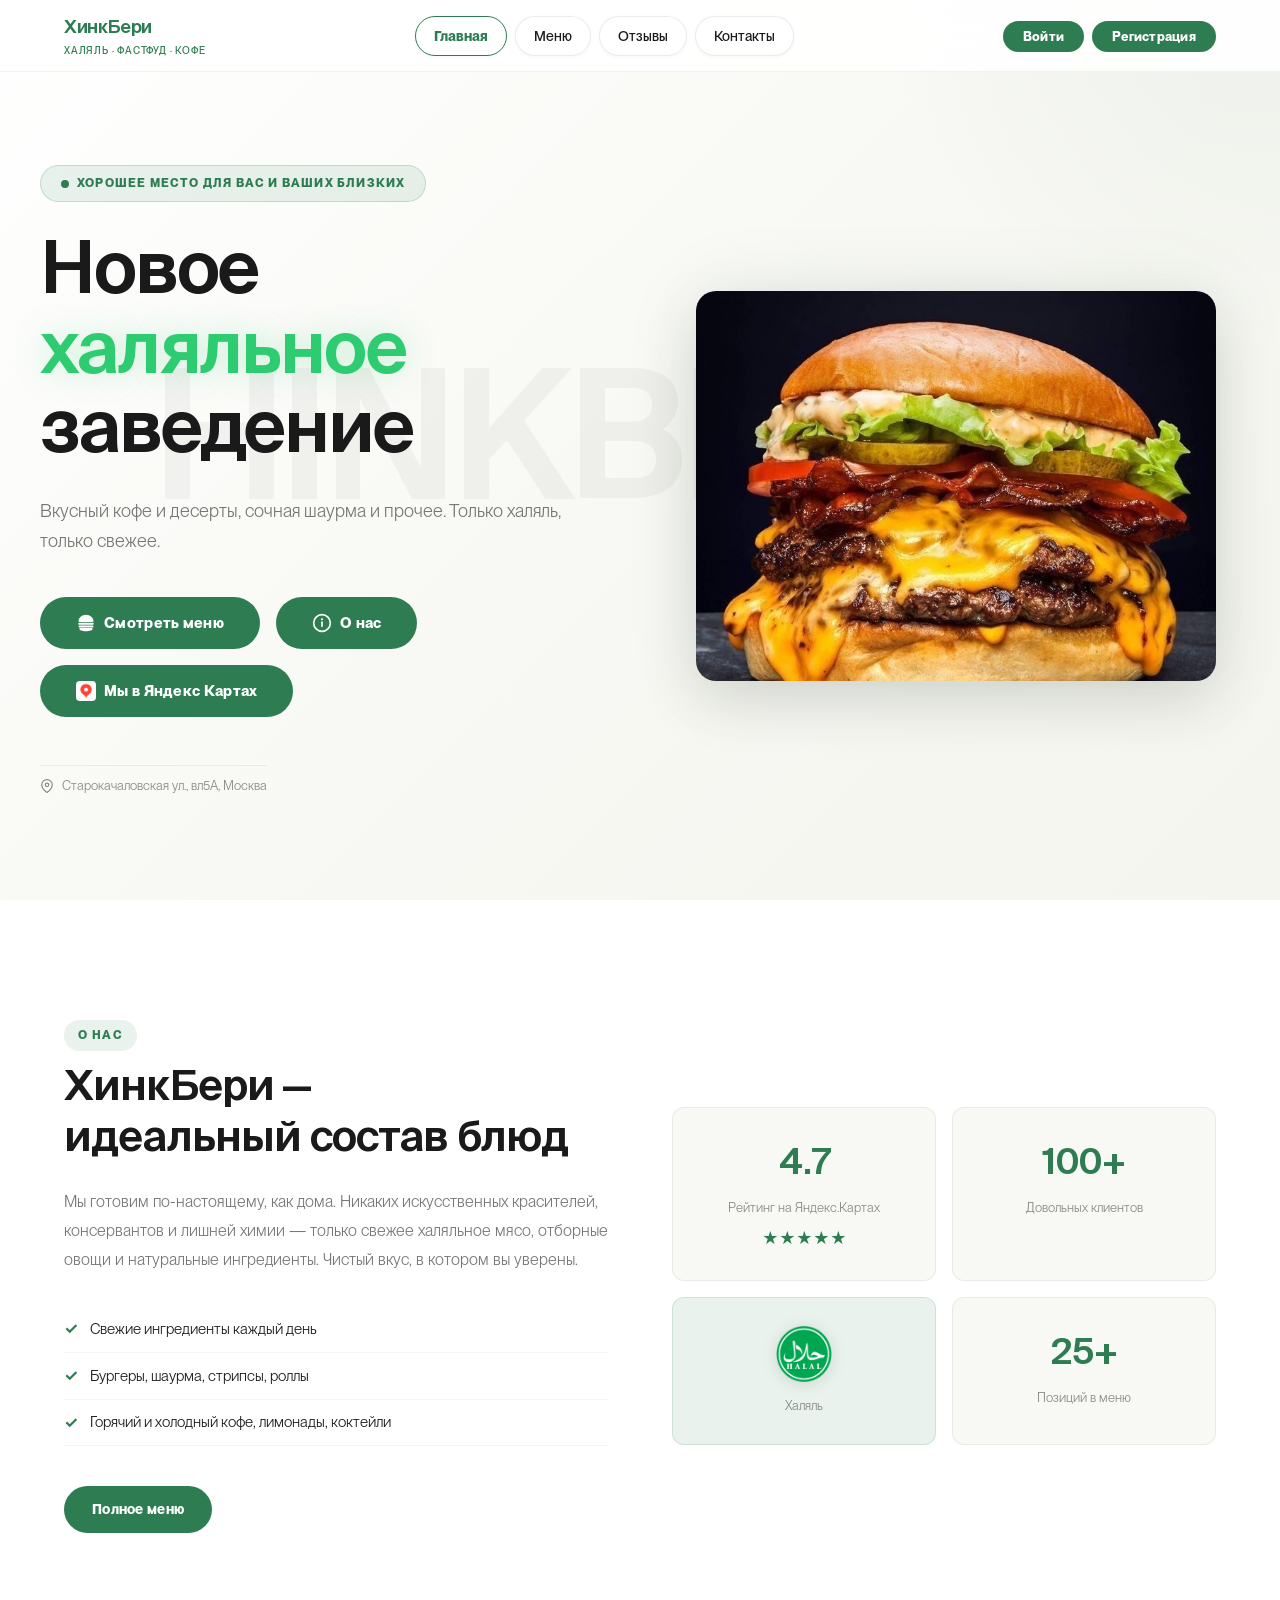
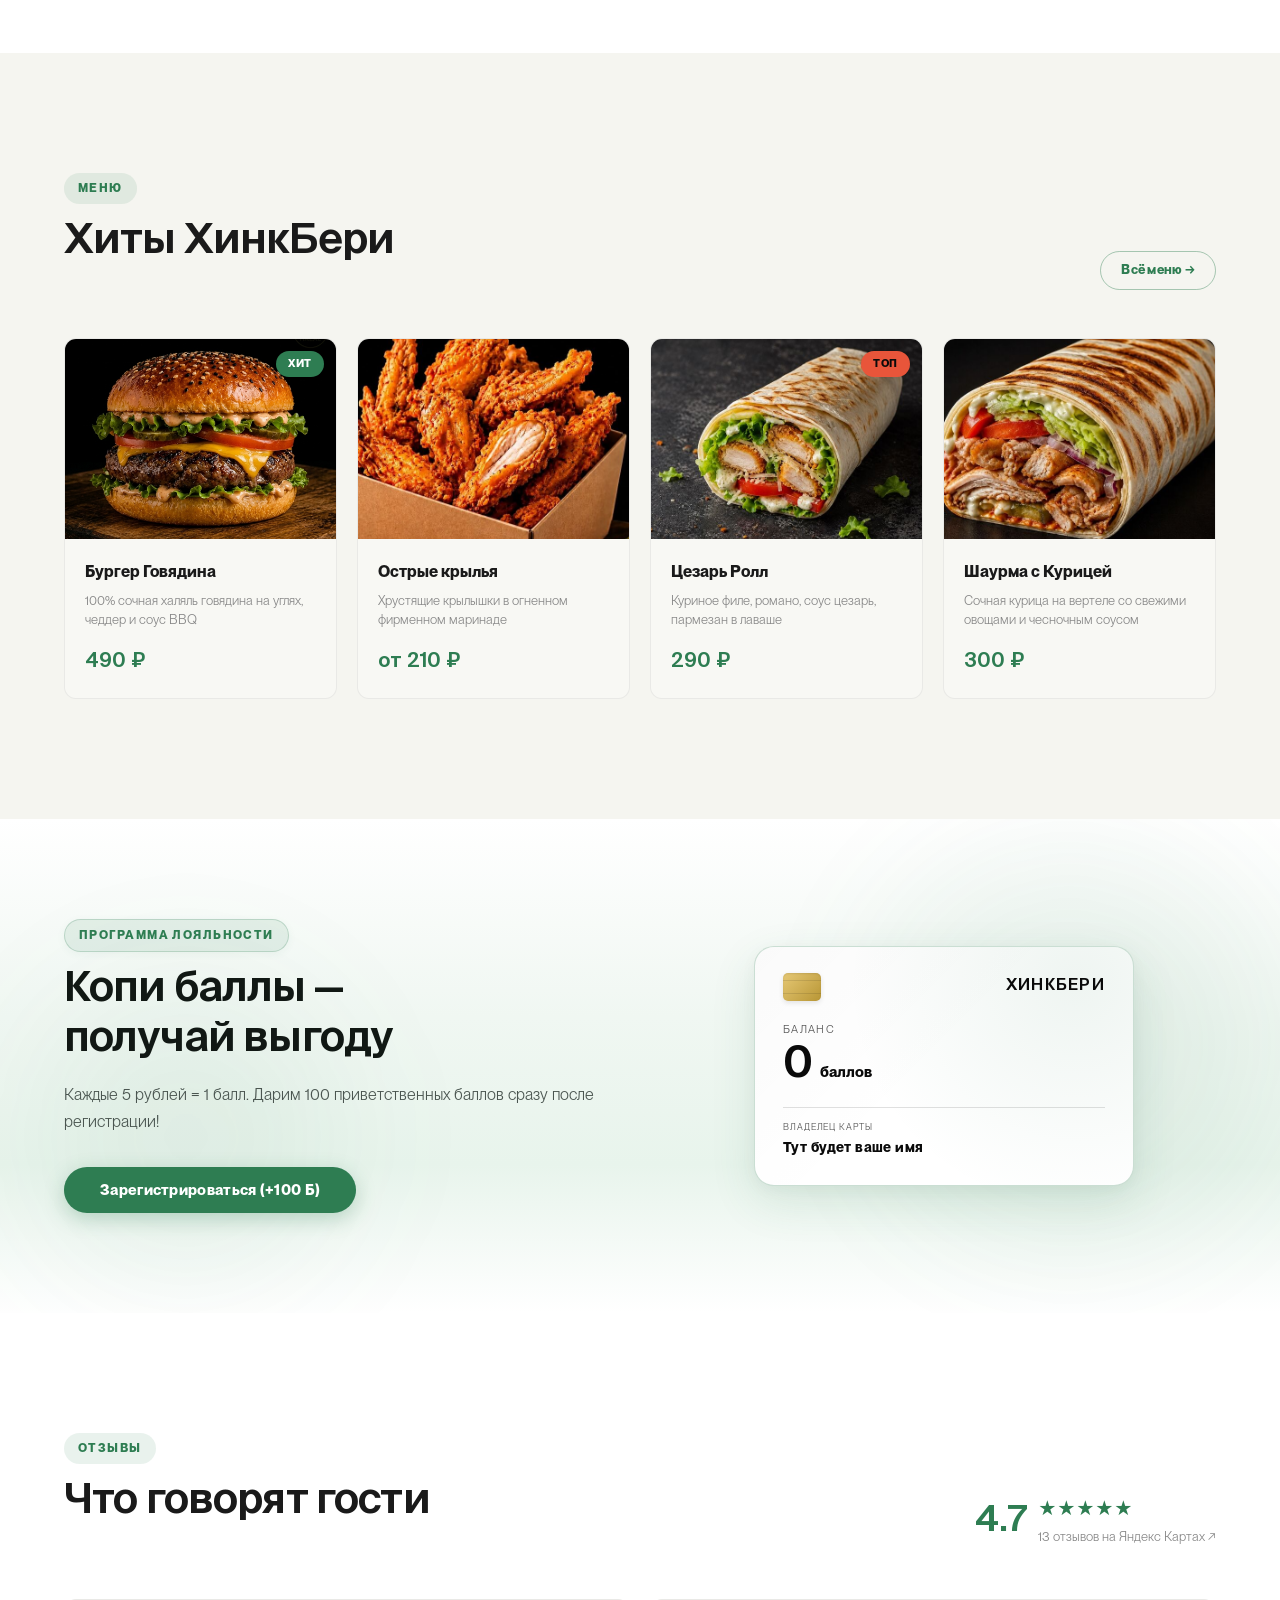
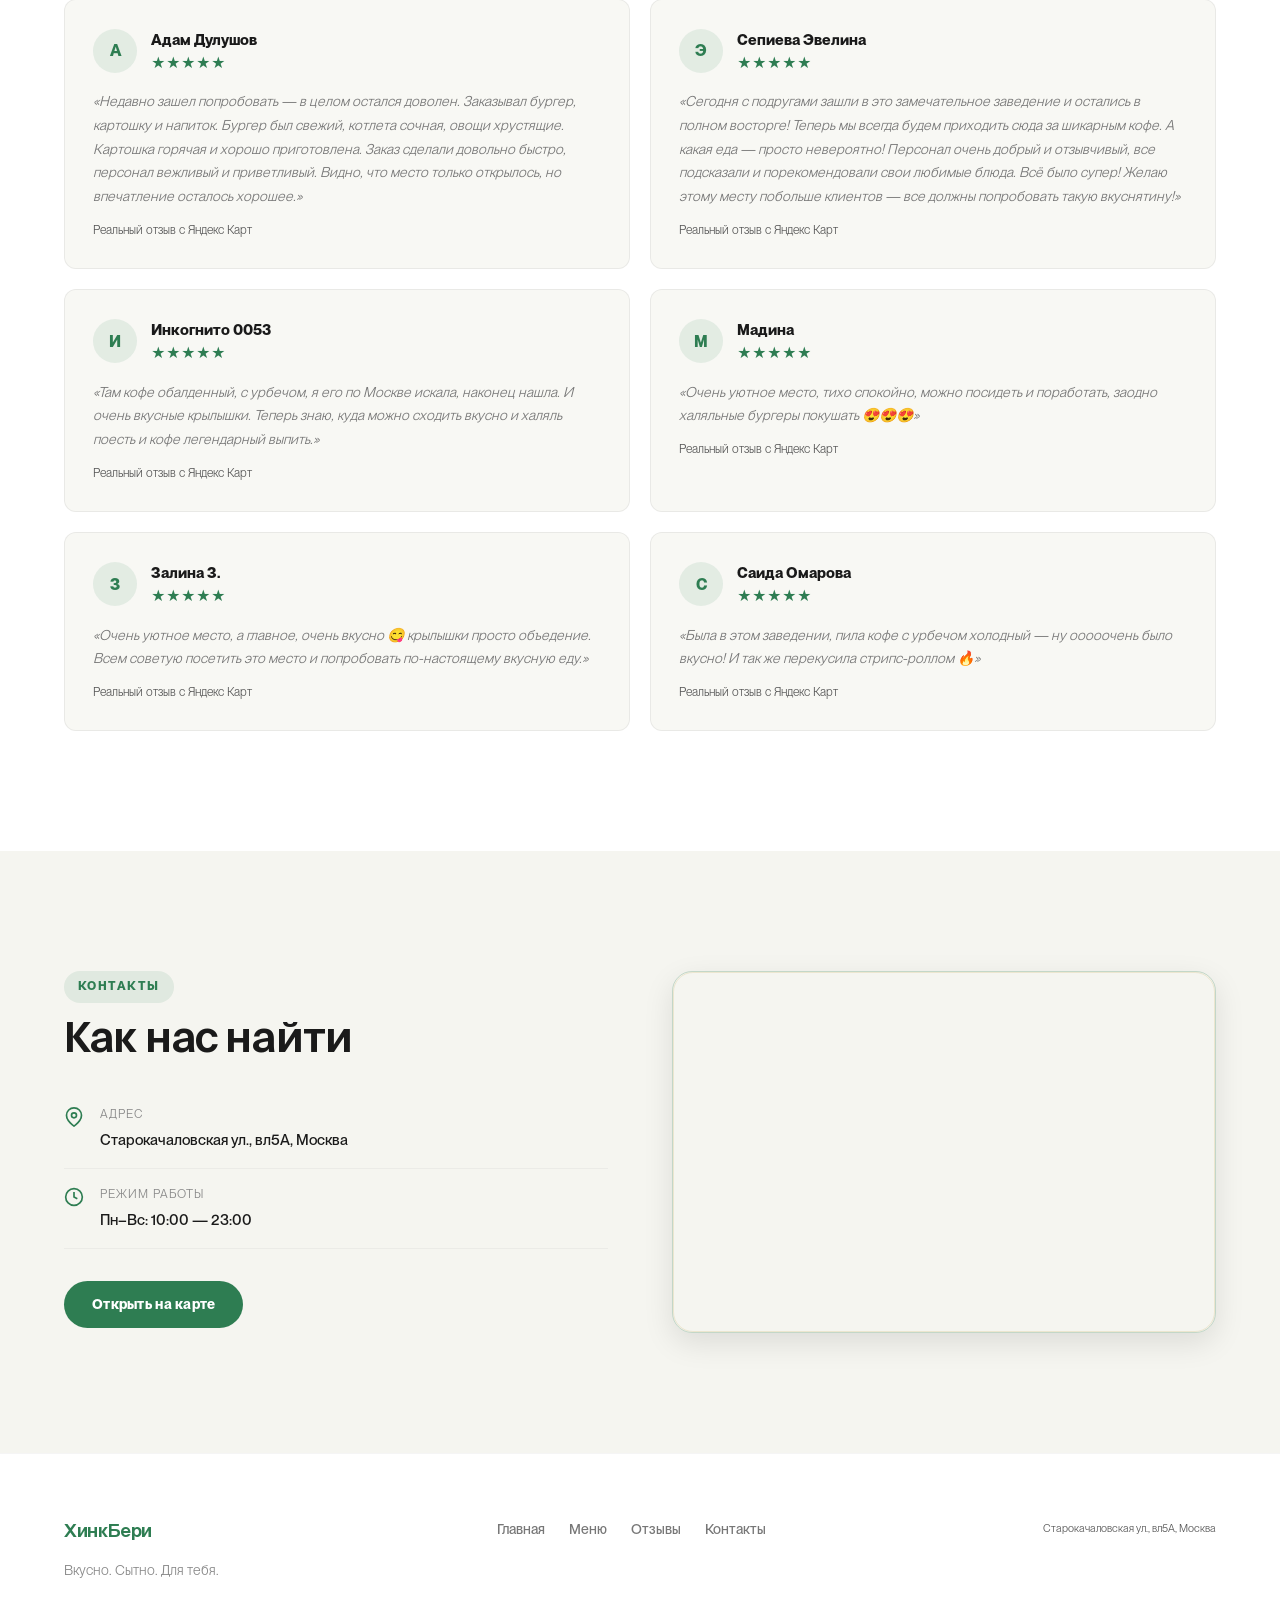
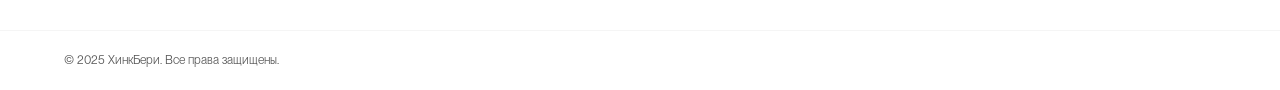
<file: index.html>
<!DOCTYPE html>
<html lang="ru">
<head>
  <meta charset="UTF-8"/>
  <meta name="viewport" content="width=device-width, initial-scale=1.0, viewport-fit=cover"/>
  <title>ХинкБери — Халяльный фастфуд в Москве</title>
  <base href="/"/>
  <meta name="yandex-verification" content="b3a004fc9c9ddaeb" />
  <link rel="stylesheet" href="css/style.css?v=4.4"/>
  <link rel="preconnect" href="https://fonts.googleapis.com"/>
  <link rel="preconnect" href="https://fonts.gstatic.com" crossorigin/>
  <link href="https://fonts.googleapis.com/css2?family=Inter:wght@300;400;500;600;700;800;900&family=Unbounded:wght@400;700;900&display=swap" rel="stylesheet"/>
  <link rel="icon" href="img/logo.png" type="image/png" />
</head>
<body>

  <!-- HEADER -->
  <header class="header" id="header">
    <div class="container header__inner">
      <a href="/Главная" class="logo">
        <div class="logo__text">
          <span class="logo__name">ХинкБери</span>
          <span class="logo__sub">Халяль · Фастфуд · Кофе</span>
        </div>
      </a>
      <nav class="nav" id="nav">
        <a href="/Главная" class="nav__link nav__link--active">Главная</a>
        <a href="/Меню" class="nav__link">Меню</a>
        <a href="#reviews" class="nav__link">Отзывы</a>
        <a href="#contacts" class="nav__link">Контакты</a>

        <div class="nav__mobile-actions" id="mobileNavActions">
          <div id="mobileGuestActions">
            <button class="btn btn--gold btn--full btn--md" id="mobileLoginBtn">Войти</button>
            <button class="btn btn--gold btn--full btn--md" id="mobileRegisterBtn" style="margin-top: 8px;">Регистрация (+100 Б)</button>
          </div>
          <div id="mobileUserActions" style="display: none;">
            <button class="btn btn--gold btn--full btn--md" id="mobileProfileBtn">Личный кабинет (<span id="mobilePointsText">100 Б</span>)</button>
            <button class="btn btn--outline btn--full btn--md" id="mobileLogoutBtn" style="margin-top: 8px;">Выйти</button>
          </div>
        </div>
      </nav>
      <div class="header__actions">
        <button class="loyalty-pill" id="loyaltyPill" title="Ваши баллы" style="display: none;">
          <span class="loyalty-pill__dot"></span>
          <span id="loyaltyPillText">100 Б</span>
        </button>
        <button class="btn btn--gold btn--sm header__auth-btn" id="loginBtn">Войти</button>
        <button class="btn btn--gold btn--sm header__auth-btn" id="registerBtn">Регистрация</button>
      </div>
      <button class="burger-btn" id="burgerBtn" aria-label="Меню"><span></span><span></span><span></span></button>
    </div>
  </header>

  <!-- PAGE WRAPPER FOR SEAMLESS ANIMATION -->
  <div class="page-wrapper" id="pageWrapper">

    <!-- HERO -->
    <section class="hero" id="hero">
      <div class="hero__bg"></div>
      <div class="hero__watermark">HinkBerry</div>
      <div class="container hero__grid">
        <div class="hero__content">
          <div class="hero__badge"><span class="halal-dot"></span>Хорошее место для вас и ваших близких</div>
          <h1 class="hero__title">Новое <span class="hero__title--green">халяльное</span><br/>заведение</h1>
          <p class="hero__desc">Вкусный кофе и десерты, сочная шаурма и прочее. Только халяль, только свежее.</p>
          <div class="hero__cta">
            <a href="/Меню" class="btn btn--gold btn--lg">
              <img src="img/menu-icon.svg" alt="Меню" class="btn-icon" width="20" height="20" />
              Смотреть меню
            </a>
          <a href="#about" class="btn btn--gold btn--lg">
            <img src="img/about-icon.svg" alt="О нас" class="btn-icon" width="20" height="20" />
            О нас
          </a>
          <a href="https://yandex.ru/maps/213/moscow/?ll=37.578177%2C55.570653&mode=poi&poi%5Bpoint%5D=37.578046%2C55.570706&poi%5Buri%5D=ymapsbm1%3A%2F%2Forg%3Foid%3D169433331462&tab=gallery&z=21" target="_blank" rel="noopener noreferrer" class="btn btn--gold btn--lg btn--maps">
            <img src="img/yandex-maps.png" alt="Яндекс Карты" class="btn-icon" width="20" height="20" />
            Мы в Яндекс Картах
          </a>
        </div>
        <div class="hero__address">
          <svg width="14" height="14" viewBox="0 0 24 24" fill="none" stroke="currentColor" stroke-width="2"><path d="M21 10c0 7-9 13-9 13s-9-6-9-13a9 9 0 0 1 18 0z"/><circle cx="12" cy="10" r="3"/></svg>
          Старокачаловская ул., вл5А, Москва
        </div>
      </div>
      <div class="hero__image">
        <img src="img/hero-burger.jpg" alt="Сочный бургер ХинкБери" class="hero__img" />
        <div class="hero__image-glow"></div>
      </div>
    </div>
  </section>

  <!-- ABOUT -->
  <section class="about" id="about">
    <div class="container about__inner">
      <div class="about__text">
        <div class="section-label">О нас</div>
        <h2 class="section-title">ХинкБери —<br/>идеальный состав блюд</h2>
        <p class="about__desc">Мы готовим по-настоящему, как дома. Никаких искусственных красителей, консервантов и лишней химии — только свежее халяльное мясо, отборные овощи и натуральные ингредиенты. Чистый вкус, в котором вы уверены.</p>
        <ul class="about__features">
          <li><span class="feature-icon">✓</span> Свежие ингредиенты каждый день</li>
          <li><span class="feature-icon">✓</span> Бургеры, шаурма, стрипсы, роллы</li>
          <li><span class="feature-icon">✓</span> Горячий и холодный кофе, лимонады, коктейли</li>
        </ul>
        <a href="/Меню" class="btn btn--gold btn--md">Полное меню</a>
      </div>
      <div class="about__stats">
        <div class="stat-card"><div class="stat-card__num">4.7</div><div class="stat-card__label">Рейтинг на Яндекс.Картах</div><div class="stat-stars">★★★★★</div></div>
        <div class="stat-card"><div class="stat-card__num">100+</div><div class="stat-card__label">Довольных клиентов</div></div>
        <div class="stat-card stat-card--halal">
          <img src="img/halal-badge.png?v=2" alt="Халяль" class="stat-card__badge-img" width="56" height="56" />
          <div class="stat-card__label">Халяль</div>
        </div>
        <div class="stat-card"><div class="stat-card__num">25+</div><div class="stat-card__label">Позиций в меню</div></div>
      </div>
    </div>
  </section>

  <!-- POPULAR DISHES -->
  <section class="popular">
    <div class="container">
      <div class="section-header">
        <div><div class="section-label">Меню</div><h2 class="section-title">Хиты ХинкБери</h2></div>
        <a href="/Меню" class="btn btn--outline btn--sm">Всё меню →</a>
      </div>
      <div class="dishes-grid">
        <div class="dish-card">
          <div class="dish-card__img-wrap">
            <img src="img/yandex/burger_beef.png" alt="Бургер Говядина" class="dish-card__img-photo" loading="lazy" />
            <div class="dish-card__badge">Хит</div>
          </div>
          <div class="dish-card__body">
            <h3 class="dish-card__name">Бургер Говядина</h3>
            <p class="dish-card__desc">100% сочная халяль говядина на углях, чеддер и соус BBQ</p>
            <div class="dish-card__footer"><span class="dish-card__price">490 ₽</span></div>
          </div>
        </div>
        <div class="dish-card">
          <div class="dish-card__img-wrap">
            <img src="img/yandex/wings.jpg" alt="Острые крылья" class="dish-card__img-photo" loading="lazy" />
          </div>
          <div class="dish-card__body">
            <h3 class="dish-card__name">Острые крылья</h3>
            <p class="dish-card__desc">Хрустящие крылышки в огненном фирменном маринаде</p>
            <div class="dish-card__footer"><span class="dish-card__price">от 210 ₽</span></div>
          </div>
        </div>
        <div class="dish-card">
          <div class="dish-card__img-wrap">
            <img src="img/yandex/caesar_roll.jpg" alt="Цезарь Ролл" class="dish-card__img-photo" loading="lazy" />
            <div class="dish-card__badge dish-card__badge--new">Топ</div>
          </div>
          <div class="dish-card__body">
            <h3 class="dish-card__name">Цезарь Ролл</h3>
            <p class="dish-card__desc">Куриное филе, романо, соус цезарь, пармезан в лаваше</p>
            <div class="dish-card__footer"><span class="dish-card__price">290 ₽</span></div>
          </div>
        </div>
        <div class="dish-card">
          <div class="dish-card__img-wrap">
            <img src="img/yandex/shawarma_chicken.jpg" alt="Шаурма с Курицей" class="dish-card__img-photo" loading="lazy" />
          </div>
          <div class="dish-card__body">
            <h3 class="dish-card__name">Шаурма с Курицей</h3>
            <p class="dish-card__desc">Сочная курица на вертеле со свежими овощами и чесночным соусом</p>
            <div class="dish-card__footer"><span class="dish-card__price">300 ₽</span></div>
          </div>
        </div>
      </div>
    </div>
  </section>

  <!-- LOYALTY BANNER -->
  <section class="loyalty-banner">
    <div class="container loyalty-banner__inner">
      <div class="loyalty-banner__text">
        <div class="section-label section-label--dark">Программа лояльности</div>
        <h2 class="loyalty-banner__title">Копи баллы —<br/>получай выгоду</h2>
        <p class="loyalty-banner__desc">Каждые 5 рублей = 1 балл. Дарим 100 приветственных баллов сразу после регистрации!</p>
        <button class="btn btn--gold btn--lg" id="loyaltyRegBtn">Зарегистрироваться (+100 Б)</button>
      </div>
      <div class="loyalty-banner__visual">
        <div class="loyalty-card" id="loyaltyCard">
          <div class="loyalty-card__top">
            <div class="loyalty-card__chip"></div>
            <span class="loyalty-card__brand">ХинкБери</span>
          </div>
          <div class="loyalty-card__body">
            <div class="loyalty-card__label">Баланс</div>
            <div class="loyalty-card__balance">
              <span class="loyalty-card__num" id="bannerPointsNum">0</span>
              <span class="loyalty-card__curr">баллов</span>
            </div>
          </div>
          <div class="loyalty-card__footer">
            <div class="loyalty-card__holder">
              <div class="loyalty-card__sublabel">Владелец карты</div>
              <div class="loyalty-card__name" id="bannerCardName">Тут будет ваше имя</div>
            </div>
          </div>
        </div>
      </div>
    </div>
  </section>

  <!-- REVIEWS -->
  <section class="reviews" id="reviews">
    <div class="container">
      <div class="section-header">
        <div>
          <div class="section-label">Отзывы</div>
          <h2 class="section-title">Что говорят гости</h2>
        </div>
        <a href="https://yandex.ru/maps/org/169433331462/reviews/" target="_blank" rel="noopener noreferrer" class="reviews__rating" style="text-decoration:none;">
          <span class="reviews__score">4.7</span>
          <div>
            <div class="reviews__stars">★★★★★</div>
            <span class="reviews__count">13 отзывов на Яндекс Картах ↗</span>
          </div>
        </a>
      </div>
      <div class="reviews-grid">
        <div class="review-card">
          <div class="review-card__header">
            <div class="review-card__avatar">А</div>
            <div>
              <div class="review-card__name">Адам Дулушов</div>
              <div class="review-card__stars">★★★★★</div>
            </div>
          </div>
          <p class="review-card__text">«Недавно зашел попробовать — в целом остался доволен. Заказывал бургер, картошку и напиток. Бургер был свежий, котлета сочная, овощи хрустящие. Картошка горячая и хорошо приготовлена. Заказ сделали довольно быстро, персонал вежливый и приветливый. Видно, что место только открылось, но впечатление осталось хорошее.»</p>
          <div class="review-card__date">Реальный отзыв с Яндекс Карт</div>
        </div>
        <div class="review-card">
          <div class="review-card__header">
            <div class="review-card__avatar">Э</div>
            <div>
              <div class="review-card__name">Сепиева Эвелина</div>
              <div class="review-card__stars">★★★★★</div>
            </div>
          </div>
          <p class="review-card__text">«Сегодня с подругами зашли в это замечательное заведение и остались в полном восторге! Теперь мы всегда будем приходить сюда за шикарным кофе. А какая еда — просто невероятно! Персонал очень добрый и отзывчивый, все подсказали и порекомендовали свои любимые блюда. Всё было супер! Желаю этому месту побольше клиентов — все должны попробовать такую вкуснятину!»</p>
          <div class="review-card__date">Реальный отзыв с Яндекс Карт</div>
        </div>
        <div class="review-card">
          <div class="review-card__header">
            <div class="review-card__avatar">И</div>
            <div>
              <div class="review-card__name">Инкогнито 0053</div>
              <div class="review-card__stars">★★★★★</div>
            </div>
          </div>
          <p class="review-card__text">«Там кофе обалденный, с урбечом, я его по Москве искала, наконец нашла. И очень вкусные крылышки. Теперь знаю, куда можно сходить вкусно и халяль поесть и кофе легендарный выпить.»</p>
          <div class="review-card__date">Реальный отзыв с Яндекс Карт</div>
        </div>
        <div class="review-card">
          <div class="review-card__header">
            <div class="review-card__avatar">М</div>
            <div>
              <div class="review-card__name">Мадина</div>
              <div class="review-card__stars">★★★★★</div>
            </div>
          </div>
          <p class="review-card__text">«Очень уютное место, тихо спокойно, можно посидеть и поработать, заодно халяльные бургеры покушать 😍😍😍»</p>
          <div class="review-card__date">Реальный отзыв с Яндекс Карт</div>
        </div>
        <div class="review-card">
          <div class="review-card__header">
            <div class="review-card__avatar">З</div>
            <div>
              <div class="review-card__name">Залина З.</div>
              <div class="review-card__stars">★★★★★</div>
            </div>
          </div>
          <p class="review-card__text">«Очень уютное место, а главное, очень вкусно 😋 крылышки просто объедение. Всем советую посетить это место и попробовать по-настоящему вкусную еду.»</p>
          <div class="review-card__date">Реальный отзыв с Яндекс Карт</div>
        </div>
        <div class="review-card">
          <div class="review-card__header">
            <div class="review-card__avatar">С</div>
            <div>
              <div class="review-card__name">Саида Омарова</div>
              <div class="review-card__stars">★★★★★</div>
            </div>
          </div>
          <p class="review-card__text">«Была в этом заведении, пила кофе с урбечом холодный — ну ооооочень было вкусно! И так же перекусила стрипс-роллом 🔥»</p>
          <div class="review-card__date">Реальный отзыв с Яндекс Карт</div>
        </div>
      </div>
    </div>
  </section>

  <!-- CONTACTS -->
  <section class="contacts" id="contacts">
    <div class="container contacts__inner">
      <div class="contacts__info">
        <div class="section-label">Контакты</div>
        <h2 class="section-title">Как нас найти</h2>
        <div class="contacts__list">
          <div class="contact-item">
            <div class="contact-item__icon"><svg width="20" height="20" viewBox="0 0 24 24" fill="none" stroke="currentColor" stroke-width="2"><path d="M21 10c0 7-9 13-9 13s-9-6-9-13a9 9 0 0 1 18 0z"/><circle cx="12" cy="10" r="3"/></svg></div>
            <div><div class="contact-item__label">Адрес</div><div class="contact-item__value">Старокачаловская ул., вл5А, Москва</div></div>
          </div>
          <div class="contact-item">
            <div class="contact-item__icon"><svg width="20" height="20" viewBox="0 0 24 24" fill="none" stroke="currentColor" stroke-width="2"><circle cx="12" cy="12" r="10"/><polyline points="12 6 12 12 16 14"/></svg></div>
            <div><div class="contact-item__label">Режим работы</div><div class="contact-item__value">Пн–Вс: 10:00 — 23:00</div></div>
          </div>
        </div>
        <a href="https://yandex.ru/maps/?rtext=~55.570706,37.578046" target="_blank" class="btn btn--gold btn--md">Открыть на карте</a>
      </div>
      <div class="contacts__map">
        <iframe src="https://yandex.ru/map-widget/v1/?ll=37.578046%2C55.570706&z=17&pt=37.578046%2C55.570706%2Cpm2grm" width="100%" height="360" frameborder="0" allowfullscreen="true" style="border-radius: var(--radius-lg); border: 1px solid rgba(201, 168, 76, 0.2); display: block; box-shadow: var(--shadow);"></iframe>
      </div>
    </div>
  </section>

  <!-- FOOTER -->
  <footer class="footer">
    <div class="container footer__inner">
      <div class="footer__brand">
        <a href="#hero" class="logo">
          <div class="logo__text">
            <span class="logo__name">ХинкБери</span>
          </div>
        </a>
        <p class="footer__tagline">Вкусно. Сытно. Для тебя.</p>
      </div>
      <nav class="footer__nav"><a href="/Главная" class="footer__link">Главная</a><a href="/Меню" class="footer__link">Меню</a><a href="#reviews" class="footer__link">Отзывы</a><a href="#contacts" class="footer__link">Контакты</a></nav>
      <div class="footer__address"><small>Старокачаловская ул., вл5А, Москва</small></div>
    </div>
    <div class="footer__bottom"><div class="container"><span>© 2025 ХинкБери. Все права защищены.</span></div></div>
  </footer>

  </div><!-- /pageWrapper -->

  <!-- AUTH MODAL -->
  <div class="modal-overlay" id="authModal">
    <div class="modal" role="dialog">
      <button class="modal__close" id="modalClose"><svg width="20" height="20" viewBox="0 0 24 24" fill="none" stroke="currentColor" stroke-width="2"><line x1="18" y1="6" x2="6" y2="18"/><line x1="6" y1="6" x2="18" y2="18"/></svg></button>
      <div class="modal__logo">
        <span>ХинкБери</span>
      </div>
      <div class="modal__tabs"><button class="modal__tab modal__tab--active" data-tab="login">Вход</button><button class="modal__tab" data-tab="register">Регистрация</button></div>
      <form class="auth-form" id="loginForm">
        <div class="form-group"><label class="form-label">Email</label><input type="email" class="form-input" placeholder="your@email.com" id="loginEmail" required/></div>
        <div class="form-group"><label class="form-label">Пароль</label><div class="form-input-wrap"><input type="password" class="form-input" placeholder="••••••••" id="loginPassword" required/><button type="button" class="form-input-eye" onclick="togglePassword('loginPassword',this)"><svg width="18" height="18" viewBox="0 0 24 24" fill="none" stroke="currentColor" stroke-width="2"><path d="M1 12s4-8 11-8 11 8 11 8-4 8-11 8-11-8-11-8z"/><circle cx="12" cy="12" r="3"/></svg></button></div></div>
        <button type="submit" class="btn btn--gold btn--full btn--lg">Войти</button>
        <p class="form-hint">Нет аккаунта? <a href="#" class="form-link" data-switch="register">Зарегистрироваться (+100 Б)</a></p>
      </form>
      <form class="auth-form auth-form--hidden" id="registerForm">
        <div class="form-group"><label class="form-label">Имя</label><input type="text" class="form-input" placeholder="Ваше имя" id="regName" required/></div>
        <div class="form-group"><label class="form-label">Email</label><input type="email" class="form-input" placeholder="your@email.com" id="regEmail" required/></div>
        <div class="form-group"><label class="form-label">Пароль</label><div class="form-input-wrap"><input type="password" class="form-input" placeholder="Минимум 6 символов" id="regPassword" required minlength="6"/><button type="button" class="form-input-eye" onclick="togglePassword('regPassword',this)"><svg width="18" height="18" viewBox="0 0 24 24" fill="none" stroke="currentColor" stroke-width="2"><path d="M1 12s4-8 11-8 11 8 11 8-4 8-11 8-11-8-11-8z"/><circle cx="12" cy="12" r="3"/></svg></button></div></div>
        <button type="submit" class="btn btn--gold btn--full btn--lg">Создать аккаунт (+100 Б)</button>
        <p class="form-hint">Уже есть аккаунт? <a href="#" class="form-link" data-switch="login">Войти</a></p>
      </form>
    </div>
  </div>

  <!-- PROFILE MODAL -->
  <div class="modal-overlay" id="profileModal">
    <div class="modal modal--profile" role="dialog">
      <button class="modal__close" id="profileClose"><svg width="20" height="20" viewBox="0 0 24 24" fill="none" stroke="currentColor" stroke-width="2"><line x1="18" y1="6" x2="6" y2="18"/><line x1="6" y1="6" x2="18" y2="18"/></svg></button>
      <div class="profile-header"><div class="profile-avatar" id="profileAvatar">А</div><div class="profile-info"><div class="profile-name" id="profileName">Имя</div><div class="profile-email" id="profileEmail">email</div></div></div>
      <div class="profile-points-card">
        <div class="profile-points-card__label">Ваши баллы</div>
        <div class="profile-points-card__num" id="profilePoints">100</div>
        <div class="profile-points-card__sub">5 ₽ = 1 балл · Дарим за каждый заказ</div>
        <div class="profile-points-bar"><div class="profile-points-bar__fill" id="pointsBarFill" style="width:50%"></div></div>
        <div class="profile-points-next">До следующего уровня: <span id="pointsToNext">100</span> баллов</div>
      </div>
      <div class="profile-history">
        <div class="profile-history__title">История начислений</div>
        <div class="profile-history__empty" id="historyEmpty">Посетите нас и получайте баллы за каждый заказ!</div>
        <ul class="profile-history__list" id="historyList"></ul>
      </div>
      <button class="btn btn--outline btn--full btn--md" id="logoutBtn">Выйти из аккаунта</button>
    </div>
  </div>

  <div class="toast" id="toast"></div>
  <script src="js/app.js?v=4.2"></script>
</body>
</html>
</file>
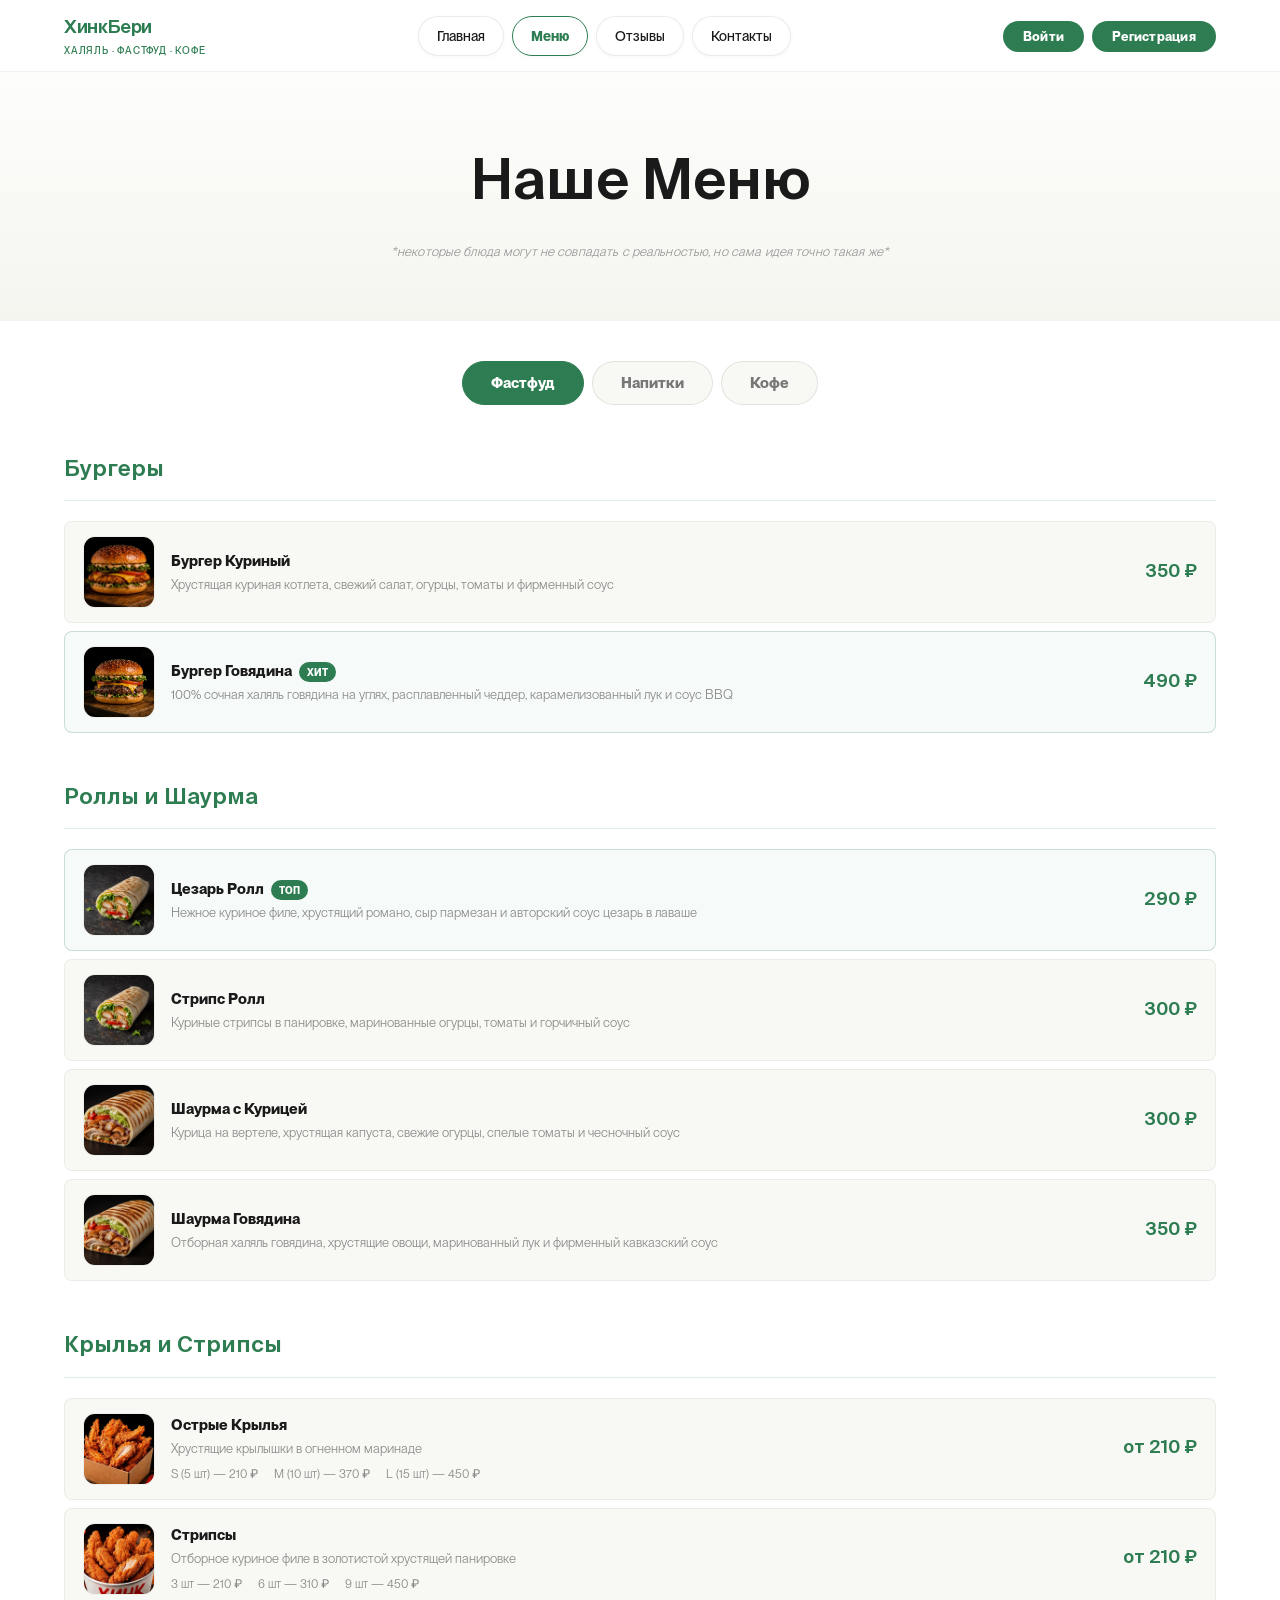
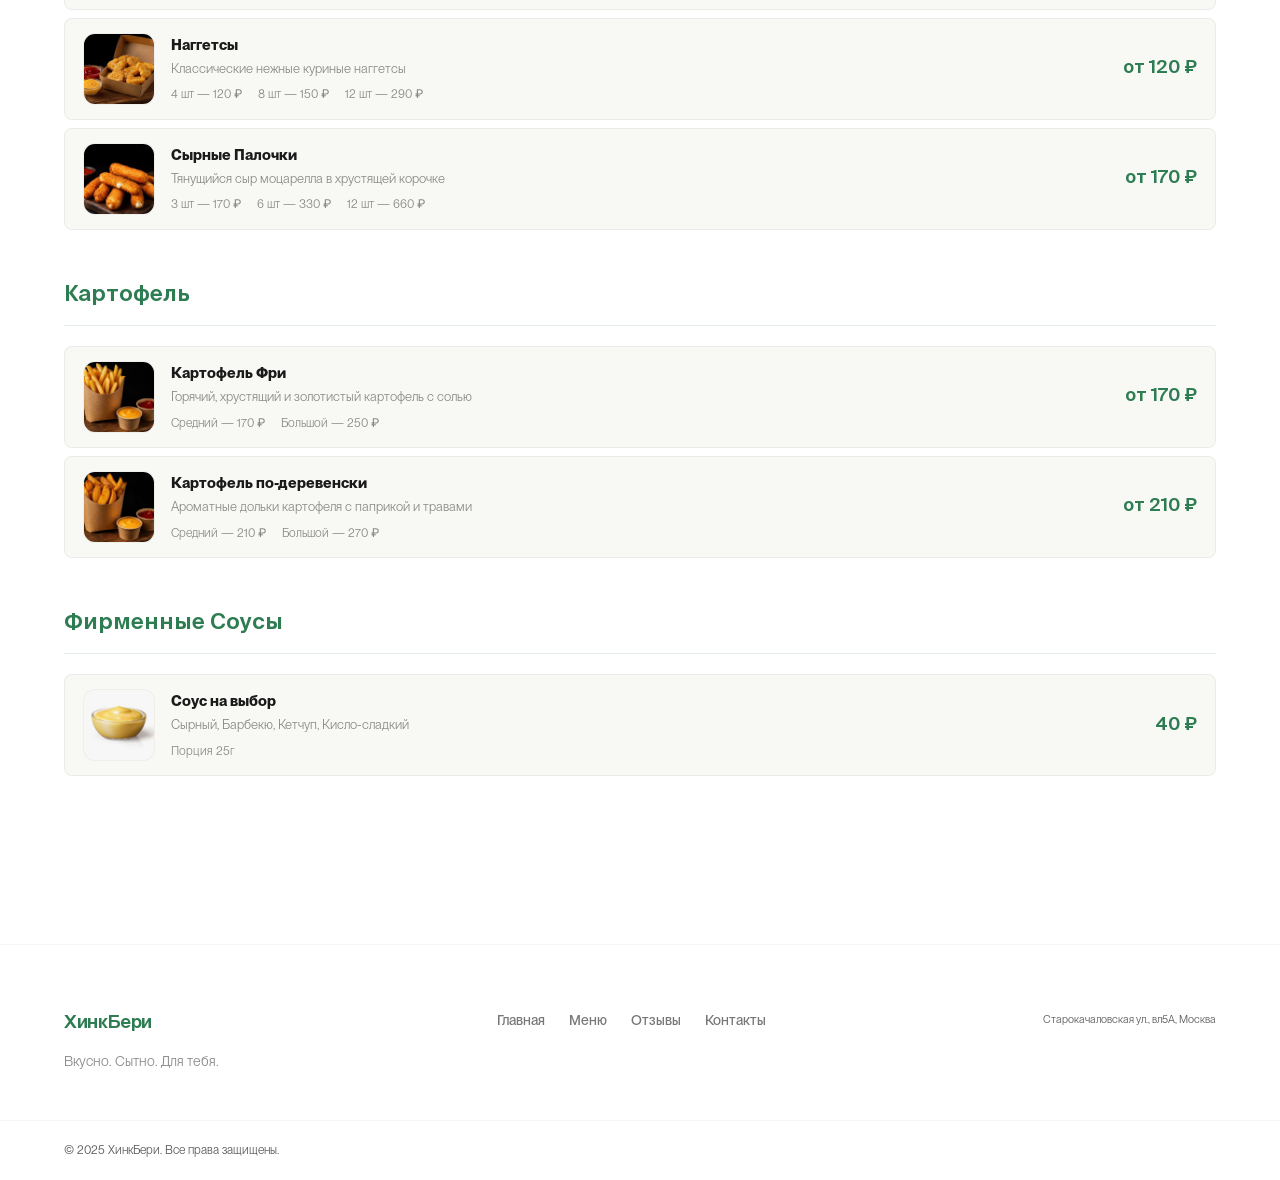
<file: menu/index.html>
<!DOCTYPE html>
<html lang="ru">
<head>
  <meta charset="UTF-8"/>
  <meta name="viewport" content="width=device-width, initial-scale=1.0, viewport-fit=cover"/>
  <title>Меню — ХинкБери</title>
  <base href="/"/>
  <link rel="stylesheet" href="css/style.css?v=4.4"/>
  <link rel="preconnect" href="https://fonts.googleapis.com"/>
  <link rel="preconnect" href="https://fonts.gstatic.com" crossorigin/>
  <link href="https://fonts.googleapis.com/css2?family=Inter:wght@300;400;500;600;700;800;900&family=Unbounded:wght@400;700;900&display=swap" rel="stylesheet"/>
  <link rel="icon" href="img/logo.png" type="image/png" />
</head>
<body>

  <!-- HEADER -->
  <header class="header" id="header">
    <div class="container header__inner">
      <a href="/Главная" class="logo">
        <div class="logo__text">
          <span class="logo__name">ХинкБери</span>
          <span class="logo__sub">Халяль · Фастфуд · Кофе</span>
        </div>
      </a>
      <nav class="nav" id="nav">
        <a href="/Главная" class="nav__link">Главная</a>
        <a href="/Меню" class="nav__link nav__link--active">Меню</a>
        <a href="/Главная#reviews" class="nav__link">Отзывы</a>
        <a href="/Главная#contacts" class="nav__link">Контакты</a>

        <div class="nav__mobile-actions" id="mobileNavActions">
          <div id="mobileGuestActions">
            <button class="btn btn--gold btn--full btn--md" id="mobileLoginBtn">Войти</button>
            <button class="btn btn--gold btn--full btn--md" id="mobileRegisterBtn" style="margin-top: 8px;">Регистрация (+100 Б)</button>
          </div>
          <div id="mobileUserActions" style="display: none;">
            <button class="btn btn--gold btn--full btn--md" id="mobileProfileBtn">Личный кабинет (<span id="mobilePointsText">100 Б</span>)</button>
            <button class="btn btn--outline btn--full btn--md" id="mobileLogoutBtn" style="margin-top: 8px;">Выйти</button>
          </div>
        </div>
      </nav>
      <div class="header__actions">
        <button class="loyalty-pill" id="loyaltyPill" title="Ваши баллы" style="display: none;">
          <span class="loyalty-pill__dot"></span>
          <span id="loyaltyPillText">100 Б</span>
        </button>
        <button class="btn btn--gold btn--sm header__auth-btn" id="loginBtn">Войти</button>
        <button class="btn btn--gold btn--sm header__auth-btn" id="registerBtn">Регистрация</button>
      </div>
      <button class="burger-btn" id="burgerBtn" aria-label="Меню"><span></span><span></span><span></span></button>
    </div>
  </header>

  <!-- PAGE WRAPPER FOR SEAMLESS ANIMATION -->
  <div class="page-wrapper" id="pageWrapper">

  <!-- MENU HERO -->
  <section class="menu-hero">
    <div class="container">
      <h1 class="menu-hero__title">Наше Меню</h1>
      <p class="menu-hero__desc">*некоторые блюда могут не совпадать с реальностью, но сама идея точно такая же*</p>
    </div>
  </section>

  <!-- MENU -->
  <section class="menu-section">
    <div class="container">
      <div class="menu-tabs">
        <button class="menu-tab menu-tab--active" data-cat="fastfood">Фастфуд</button>
        <button class="menu-tab" data-cat="drinks">Напитки</button>
        <button class="menu-tab" data-cat="coffee">Кофе</button>
      </div>

      <!-- FASTFOOD -->
      <div class="menu-cat" id="cat-fastfood">

        <!-- Бургеры -->
        <div class="menu-cat-section">
          <h2 class="menu-cat-title">Бургеры</h2>
          <div class="menu-items">
            <div class="menu-item">
              <div class="menu-item__img-wrap">
                <img src="img/yandex/burger_chicken.jpg" alt="Бургер Куриный" class="menu-item__img" loading="lazy" />
              </div>
              <div class="menu-item__info">
                <div class="menu-item__name">Бургер Куриный</div>
                <div class="menu-item__desc">Хрустящая куриная котлета, свежий салат, огурцы, томаты и фирменный соус</div>
              </div>
              <div class="menu-item__price">350 ₽</div>
            </div>

            <div class="menu-item menu-item--featured">
              <div class="menu-item__img-wrap">
                <img src="img/yandex/burger_beef.png" alt="Бургер Говядина" class="menu-item__img" loading="lazy" />
              </div>
              <div class="menu-item__info">
                <div class="menu-item__name">Бургер Говядина <span class="menu-item__tag">Хит</span></div>
                <div class="menu-item__desc">100% сочная халяль говядина на углях, расплавленный чеддер, карамелизованный лук и соус BBQ</div>
              </div>
              <div class="menu-item__price">490 ₽</div>
            </div>
          </div>
        </div>

        <!-- Роллы и Шаурма -->
        <div class="menu-cat-section">
          <h2 class="menu-cat-title">Роллы и Шаурма</h2>
          <div class="menu-items">
            <div class="menu-item menu-item--featured">
              <div class="menu-item__img-wrap">
                <img src="img/yandex/caesar_roll.jpg" alt="Цезарь Ролл" class="menu-item__img" loading="lazy" />
              </div>
              <div class="menu-item__info">
                <div class="menu-item__name">Цезарь Ролл <span class="menu-item__tag">Топ</span></div>
                <div class="menu-item__desc">Нежное куриное филе, хрустящий романо, сыр пармезан и авторский соус цезарь в лаваше</div>
              </div>
              <div class="menu-item__price">290 ₽</div>
            </div>

            <div class="menu-item">
              <div class="menu-item__img-wrap">
                <img src="img/yandex/strip_roll.jpg" alt="Стрипс Ролл" class="menu-item__img" loading="lazy" />
              </div>
              <div class="menu-item__info">
                <div class="menu-item__name">Стрипс Ролл</div>
                <div class="menu-item__desc">Куриные стрипсы в панировке, маринованные огурцы, томаты и горчичный соус</div>
              </div>
              <div class="menu-item__price">300 ₽</div>
            </div>

            <div class="menu-item">
              <div class="menu-item__img-wrap">
                <img src="img/yandex/shawarma_chicken.jpg" alt="Шаурма с Курицей" class="menu-item__img" loading="lazy" />
              </div>
              <div class="menu-item__info">
                <div class="menu-item__name">Шаурма с Курицей</div>
                <div class="menu-item__desc">Курица на вертеле, хрустящая капуста, свежие огурцы, спелые томаты и чесночный соус</div>
              </div>
              <div class="menu-item__price">300 ₽</div>
            </div>

            <div class="menu-item">
              <div class="menu-item__img-wrap">
                <img src="img/yandex/shawarma_chicken.jpg" alt="Шаурма Говядина" class="menu-item__img" loading="lazy" />
              </div>
              <div class="menu-item__info">
                <div class="menu-item__name">Шаурма Говядина</div>
                <div class="menu-item__desc">Отборная халяль говядина, хрустящие овощи, маринованный лук и фирменный кавказский соус</div>
              </div>
              <div class="menu-item__price">350 ₽</div>
            </div>
          </div>
        </div>

        <!-- Крылья и Стрипсы -->
        <div class="menu-cat-section">
          <h2 class="menu-cat-title">Крылья и Стрипсы</h2>
          <div class="menu-items">
            <div class="menu-item">
              <div class="menu-item__img-wrap">
                <img src="img/yandex/wings.jpg" alt="Острые Крылья" class="menu-item__img" loading="lazy" />
              </div>
              <div class="menu-item__info">
                <div class="menu-item__name">Острые Крылья</div>
                <div class="menu-item__desc">Хрустящие крылышки в огненном маринаде</div>
                <div class="menu-item__sizes"><span>S (5 шт) — 210 ₽</span><span>M (10 шт) — 370 ₽</span><span>L (15 шт) — 450 ₽</span></div>
              </div>
              <div class="menu-item__price">от 210 ₽</div>
            </div>

            <div class="menu-item">
              <div class="menu-item__img-wrap">
                <img src="img/yandex/strips.jpg" alt="Стрипсы" class="menu-item__img" loading="lazy" />
              </div>
              <div class="menu-item__info">
                <div class="menu-item__name">Стрипсы</div>
                <div class="menu-item__desc">Отборное куриное филе в золотистой хрустящей панировке</div>
                <div class="menu-item__sizes"><span>3 шт — 210 ₽</span><span>6 шт — 310 ₽</span><span>9 шт — 450 ₽</span></div>
              </div>
              <div class="menu-item__price">от 210 ₽</div>
            </div>

            <div class="menu-item">
              <div class="menu-item__img-wrap">
                <img src="img/yandex/nuggets.jpg" alt="Наггетсы" class="menu-item__img" loading="lazy" />
              </div>
              <div class="menu-item__info">
                <div class="menu-item__name">Наггетсы</div>
                <div class="menu-item__desc">Классические нежные куриные наггетсы</div>
                <div class="menu-item__sizes"><span>4 шт — 120 ₽</span><span>8 шт — 150 ₽</span><span>12 шт — 290 ₽</span></div>
              </div>
              <div class="menu-item__price">от 120 ₽</div>
            </div>

            <div class="menu-item">
              <div class="menu-item__img-wrap">
                <img src="img/yandex/cheese_sticks.jpg" alt="Сырные Палочки" class="menu-item__img" loading="lazy" />
              </div>
              <div class="menu-item__info">
                <div class="menu-item__name">Сырные Палочки</div>
                <div class="menu-item__desc">Тянущийся сыр моцарелла в хрустящей корочке</div>
                <div class="menu-item__sizes"><span>3 шт — 170 ₽</span><span>6 шт — 330 ₽</span><span>12 шт — 660 ₽</span></div>
              </div>
              <div class="menu-item__price">от 170 ₽</div>
            </div>
          </div>
        </div>

        <!-- Картофель -->
        <div class="menu-cat-section">
          <h2 class="menu-cat-title">Картофель</h2>
          <div class="menu-items">
            <div class="menu-item">
              <div class="menu-item__img-wrap">
                <img src="img/yandex/fries.jpg" alt="Картофель Фри" class="menu-item__img" loading="lazy" />
              </div>
              <div class="menu-item__info">
                <div class="menu-item__name">Картофель Фри</div>
                <div class="menu-item__desc">Горячий, хрустящий и золотистый картофель с солью</div>
                <div class="menu-item__sizes"><span>Средний — 170 ₽</span><span>Большой — 250 ₽</span></div>
              </div>
              <div class="menu-item__price">от 170 ₽</div>
            </div>

            <div class="menu-item">
              <div class="menu-item__img-wrap">
                <img src="img/yandex/potato_wedges.jpg" alt="Картофель по-деревенски" class="menu-item__img" loading="lazy" />
              </div>
              <div class="menu-item__info">
                <div class="menu-item__name">Картофель по-деревенски</div>
                <div class="menu-item__desc">Ароматные дольки картофеля с паприкой и травами</div>
                <div class="menu-item__sizes"><span>Средний — 210 ₽</span><span>Большой — 270 ₽</span></div>
              </div>
              <div class="menu-item__price">от 210 ₽</div>
            </div>
          </div>
        </div>

        <!-- Фирменные соусы -->
        <div class="menu-cat-section">
          <h2 class="menu-cat-title">Фирменные Соусы</h2>
          <div class="menu-items">
            <div class="menu-item">
              <div class="menu-item__img-wrap">
                <img src="img/yandex/sauce_cheese.jpg" alt="Соусы" class="menu-item__img" loading="lazy" />
              </div>
              <div class="menu-item__info">
                <div class="menu-item__name">Соус на выбор</div>
                <div class="menu-item__desc">Сырный, Барбекю, Кетчуп, Кисло-сладкий</div>
                <div class="menu-item__sizes"><span>Порция 25г</span></div>
              </div>
              <div class="menu-item__price">40 ₽</div>
            </div>
          </div>
        </div>

      </div>

      <!-- DRINKS -->
      <div class="menu-cat menu-cat--hidden" id="cat-drinks">

        <div class="menu-cat-section">
          <h2 class="menu-cat-title">Газировка и Соки</h2>
          <div class="menu-items">
            <div class="menu-item">
              <div class="menu-item__img-wrap">
                <img src="img/yandex/kinza_cola.jpg" alt="Кинза Кола" class="menu-item__img" loading="lazy" />
              </div>
              <div class="menu-item__info">
                <div class="menu-item__name">Напиток Кинза Кола</div>
                <div class="menu-item__desc">Освежающая классическая кола в бутылке</div>
                <div class="menu-item__sizes"><span>0.5л</span></div>
              </div>
              <div class="menu-item__price">145 ₽</div>
            </div>

            <div class="menu-item">
              <div class="menu-item__img-wrap">
                <img src="img/yandex/kinza_cola_zero.jpg" alt="Кинза Кола без сахара" class="menu-item__img" loading="lazy" />
              </div>
              <div class="menu-item__info">
                <div class="menu-item__name">Кинза Кола без сахара</div>
                <div class="menu-item__desc">0 калорий, освежающий вкус колы</div>
                <div class="menu-item__sizes"><span>0.5л</span></div>
              </div>
              <div class="menu-item__price">145 ₽</div>
            </div>

            <div class="menu-item">
              <div class="menu-item__img-wrap">
                <img src="img/yandex/juice_orange.jpg" alt="Сок Рич Апельсин" class="menu-item__img" loading="lazy" />
              </div>
              <div class="menu-item__info">
                <div class="menu-item__name">Сок Rich Апельсин</div>
                <div class="menu-item__desc">100% натуральный апельсиновый сок</div>
                <div class="menu-item__sizes"><span>0.3л</span></div>
              </div>
              <div class="menu-item__price">160 ₽</div>
            </div>

            <div class="menu-item">
              <div class="menu-item__img-wrap">
                <img src="img/yandex/juice_cherry.jpg" alt="Сок Рич Вишня" class="menu-item__img" loading="lazy" />
              </div>
              <div class="menu-item__info">
                <div class="menu-item__name">Сок Rich Вишня</div>
                <div class="menu-item__desc">Насыщенный вишневый нектар</div>
                <div class="menu-item__sizes"><span>0.3л</span></div>
              </div>
              <div class="menu-item__price">160 ₽</div>
            </div>

            <div class="menu-item">
              <div class="menu-item__img-wrap">
                <img src="img/yandex/juice_peach.jpg" alt="Сок Рич Персик" class="menu-item__img" loading="lazy" />
              </div>
              <div class="menu-item__info">
                <div class="menu-item__name">Сок Rich Персик</div>
                <div class="menu-item__desc">Бархатистый персиковый нектар с мякотью</div>
                <div class="menu-item__sizes"><span>0.3л</span></div>
              </div>
              <div class="menu-item__price">160 ₽</div>
            </div>

            <div class="menu-item">
              <div class="menu-item__img-wrap">
                <img src="img/yandex/juice_apple.jpg" alt="Сок Рич Яблоко" class="menu-item__img" loading="lazy" />
              </div>
              <div class="menu-item__info">
                <div class="menu-item__name">Сок Rich Яблоко</div>
                <div class="menu-item__desc">Осветленный яблочный сок без добавления сахара</div>
                <div class="menu-item__sizes"><span>0.3л</span></div>
              </div>
              <div class="menu-item__price">160 ₽</div>
            </div>
          </div>
        </div>

        <div class="menu-cat-section">
          <h2 class="menu-cat-title">Лимонады и Коктейли</h2>
          <div class="menu-items">
            <div class="menu-item">
              <div class="menu-item__img-wrap">
                <img src="img/yandex/mojito_classic.jpg" alt="Мохито" class="menu-item__img" loading="lazy" />
              </div>
              <div class="menu-item__info">
                <div class="menu-item__name">Мохито Классический</div>
                <div class="menu-item__desc">Свежая мята, лайм, лед и содовая</div>
                <div class="menu-item__sizes"><span>0.5л</span></div>
              </div>
              <div class="menu-item__price">300 ₽</div>
            </div>

            <div class="menu-item">
              <div class="menu-item__img-wrap">
                <img src="img/yandex/mojito_strawberry.jpg" alt="Мохито Клубничный" class="menu-item__img" loading="lazy" />
              </div>
              <div class="menu-item__info">
                <div class="menu-item__name">Мохито Клубничный</div>
                <div class="menu-item__desc">Спелая клубника, лайм, мята и искрящийся тоник</div>
                <div class="menu-item__sizes"><span>0.5л</span></div>
              </div>
              <div class="menu-item__price">230 ₽</div>
            </div>

            <div class="menu-item">
              <div class="menu-item__img-wrap">
                <img src="img/yandex/lemonade_mango.jpg" alt="Лимонад Манго-Маракуйя" class="menu-item__img" loading="lazy" />
              </div>
              <div class="menu-item__info">
                <div class="menu-item__name">Лимонад Манго-Маракуйя</div>
                <div class="menu-item__desc">Тропическое пюре манго и маракуйи с цитрусовым фрешем</div>
                <div class="menu-item__sizes"><span>0.5л</span></div>
              </div>
              <div class="menu-item__price">230 ₽</div>
            </div>

            <div class="menu-item">
              <div class="menu-item__img-wrap">
                <img src="img/yandex/lemonade_red_mary.jpg" alt="Лимонад Красная Мэри" class="menu-item__img" loading="lazy" />
              </div>
              <div class="menu-item__info">
                <div class="menu-item__name">Лимонад Красная Мэри</div>
                <div class="menu-item__desc">Яркий ягодный сбор со свежим розмарином и льдом</div>
                <div class="menu-item__sizes"><span>0.5л</span></div>
              </div>
              <div class="menu-item__price">230 ₽</div>
            </div>

            <div class="menu-item">
              <div class="menu-item__img-wrap">
                <img src="img/yandex/milkshake.jpg" alt="Молочный Коктейль" class="menu-item__img" loading="lazy" />
              </div>
              <div class="menu-item__info">
                <div class="menu-item__name">Молочный Коктейль</div>
                <div class="menu-item__desc">Пломбир, цельное молоко, натуральный сироп на выбор (ваниль / клубника / шоколад)</div>
                <div class="menu-item__sizes"><span>0.4л</span></div>
              </div>
              <div class="menu-item__price">300 ₽</div>
            </div>
          </div>
        </div>

      </div>

      <!-- COFFEE -->
      <div class="menu-cat menu-cat--hidden" id="cat-coffee">

        <!-- Фирменный кофе -->
        <div class="menu-cat-section">
          <h2 class="menu-cat-title">Хит из Яндекс Карт</h2>
          <div class="menu-items">
            <div class="menu-item menu-item--featured">
              <div class="menu-item__img-wrap">
                <img src="img/yandex/coffee_urbech.jpg" alt="Кофе с урбечом и мороженым" class="menu-item__img" loading="lazy" />
              </div>
              <div class="menu-item__info">
                <div class="menu-item__name">Кофе с урбечом и мороженым <span class="menu-item__tag">Фирменный Хит</span></div>
                <div class="menu-item__desc">Настоящий дагестанский урбеч, шарик сливочного пломбира и свежесваренный эспрессо. Неповторимый орехово-карамельный вкус!</div>
                <div class="menu-item__sizes"><span>350мл</span></div>
              </div>
              <div class="menu-item__price">280 ₽</div>
            </div>
          </div>
        </div>

        <div class="menu-cat-section">
          <h2 class="menu-cat-title">Классический Кофе</h2>
          <div class="menu-items">
            <div class="menu-item">
              <div class="menu-item__img-wrap">
                <img src="img/yandex/espresso.png" alt="Эспрессо" class="menu-item__img" loading="lazy" />
              </div>
              <div class="menu-item__info">
                <div class="menu-item__name">Эспрессо</div>
                <div class="menu-item__desc">Плотный шот свежеобжаренной халяль арабики с золотистой пенкой</div>
                <div class="menu-item__sizes"><span>30мл — 150 ₽</span></div>
              </div>
              <div class="menu-item__price">150 ₽</div>
            </div>

            <div class="menu-item">
              <div class="menu-item__img-wrap">
                <img src="img/yandex/americano.png" alt="Американо" class="menu-item__img" loading="lazy" />
              </div>
              <div class="menu-item__info">
                <div class="menu-item__name">Американо</div>
                <div class="menu-item__desc">Эспрессо с добавлением горячей воды</div>
                <div class="menu-item__sizes"><span>200мл — 190 ₽</span></div>
              </div>
              <div class="menu-item__price">190 ₽</div>
            </div>

            <div class="menu-item">
              <div class="menu-item__img-wrap">
                <img src="img/yandex/cappuccino.png" alt="Капучино" class="menu-item__img" loading="lazy" />
              </div>
              <div class="menu-item__info">
                <div class="menu-item__name">Капучино</div>
                <div class="menu-item__desc">Идеальный баланс эспрессо и бархатистой молочной пены</div>
                <div class="menu-item__sizes"><span>200мл — 210 ₽</span><span>300мл — 250 ₽</span></div>
              </div>
              <div class="menu-item__price">от 210 ₽</div>
            </div>

            <div class="menu-item menu-item--featured">
              <div class="menu-item__img-wrap">
                <img src="img/yandex/latte.png" alt="Латте" class="menu-item__img" loading="lazy" />
              </div>
              <div class="menu-item__info">
                <div class="menu-item__name">Латте <span class="menu-item__tag">Популярный</span></div>
                <div class="menu-item__desc">Нежный кофейно-молочный напиток с легкой пенкой</div>
                <div class="menu-item__sizes"><span>200мл — 210 ₽</span><span>300мл — 250 ₽</span></div>
              </div>
              <div class="menu-item__price">от 210 ₽</div>
            </div>

            <div class="menu-item">
              <div class="menu-item__img-wrap">
                <img src="img/yandex/flat_white.jpg" alt="Флэт Уайт" class="menu-item__img" loading="lazy" />
              </div>
              <div class="menu-item__info">
                <div class="menu-item__name">Флэт Уайт</div>
                <div class="menu-item__desc">Двойной эспрессо с тонким слоем взбитого молока для любителей насыщенного вкуса</div>
                <div class="menu-item__sizes"><span>200мл — 250 ₽</span></div>
              </div>
              <div class="menu-item__price">250 ₽</div>
            </div>

            <div class="menu-item">
              <div class="menu-item__img-wrap">
                <img src="img/yandex/cocoa.png" alt="Какао" class="menu-item__img" loading="lazy" />
              </div>
              <div class="menu-item__info">
                <div class="menu-item__name">Какао с маршмеллоу</div>
                <div class="menu-item__desc">Горячий шоколадный напиток с воздушным маршмеллоу</div>
                <div class="menu-item__sizes"><span>300мл — 210 ₽</span></div>
              </div>
              <div class="menu-item__price">210 ₽</div>
            </div>
          </div>
        </div>

        <div class="menu-cat-section">
          <h2 class="menu-cat-title">Холодный Кофе и Авторские Напитки</h2>
          <div class="menu-items">
            <div class="menu-item">
              <div class="menu-item__img-wrap">
                <img src="img/yandex/iced_latte.jpg" alt="Айс Латте" class="menu-item__img" loading="lazy" />
              </div>
              <div class="menu-item__info">
                <div class="menu-item__name">Айс Латте</div>
                <div class="menu-item__desc">Эспрессо, холодное молоко и кубики льда</div>
                <div class="menu-item__sizes"><span>300мл</span></div>
              </div>
              <div class="menu-item__price">250 ₽</div>
            </div>

            <div class="menu-item">
              <div class="menu-item__img-wrap">
                <img src="img/yandex/ruby_coffee.jpg" alt="Айс Кофе с Рубином" class="menu-item__img" loading="lazy" />
              </div>
              <div class="menu-item__info">
                <div class="menu-item__name">Айс Кофе с Рубином</div>
                <div class="menu-item__desc">Эспрессо-тоник с гранатовым кордиалом</div>
                <div class="menu-item__sizes"><span>300мл</span></div>
              </div>
              <div class="menu-item__price">270 ₽</div>
            </div>

            <div class="menu-item">
              <div class="menu-item__img-wrap">
                <img src="img/yandex/bumble.jpg" alt="Бамбл" class="menu-item__img" loading="lazy" />
              </div>
              <div class="menu-item__info">
                <div class="menu-item__name">Бамбл Кофе</div>
                <div class="menu-item__desc">Слоеный коктейль из эспрессо, свежевыжатого апельсинового сока и карамели</div>
                <div class="menu-item__sizes"><span>300мл</span></div>
              </div>
              <div class="menu-item__price">320 ₽</div>
            </div>

            <div class="menu-item menu-item--featured">
              <div class="menu-item__img-wrap">
                <img src="img/yandex/raf.jpg" alt="Раф Авторский" class="menu-item__img" loading="lazy" />
              </div>
              <div class="menu-item__info">
                <div class="menu-item__name">Раф Авторский <span class="menu-item__tag">Нежный</span></div>
                <div class="menu-item__desc">Взбитые сливки с эспрессо и ванильным сахаром</div>
                <div class="menu-item__sizes"><span>300мл</span></div>
              </div>
              <div class="menu-item__price">250 ₽</div>
            </div>

            <div class="menu-item">
              <div class="menu-item__img-wrap">
                <img src="img/yandex/budilnik.jpg" alt="Будильник" class="menu-item__img" loading="lazy" />
              </div>
              <div class="menu-item__info">
                <div class="menu-item__name">Будильник</div>
                <div class="menu-item__desc">Тройной шот эспрессо, тростниковый сироп, корица и легкая сливочная пенка</div>
                <div class="menu-item__sizes"><span>300мл</span></div>
              </div>
              <div class="menu-item__price">300 ₽</div>
            </div>
          </div>
          <p class="menu-note">* Замена молока на растительное (овсяное, миндальное, кокосовое): +60 ₽</p>
        </div>

      </div>
    </div>
  </section>

  <!-- FOOTER -->
  <footer class="footer">
    <div class="container footer__inner">
      <div class="footer__brand">
        <a href="/Главная" class="logo">
          <div class="logo__text"><span class="logo__name">ХинкБери</span></div>
        </a>
        <p class="footer__tagline">Вкусно. Сытно. Для тебя.</p>
      </div>
      <nav class="footer__nav"><a href="/Главная">Главная</a><a href="/Меню">Меню</a><a href="/Главная#reviews">Отзывы</a><a href="/Главная#contacts">Контакты</a></nav>
      <div class="footer__address"><small>Старокачаловская ул., вл5А, Москва</small></div>
    </div>
    <div class="footer__bottom"><div class="container"><span>© 2025 ХинкБери. Все права защищены.</span></div></div>
  </footer>

  </div><!-- /pageWrapper -->

  <!-- AUTH MODAL (same as index) -->
  <div class="modal-overlay" id="authModal">
    <div class="modal" role="dialog">
      <button class="modal__close" id="modalClose"><svg width="20" height="20" viewBox="0 0 24 24" fill="none" stroke="currentColor" stroke-width="2"><line x1="18" y1="6" x2="6" y2="18"/><line x1="6" y1="6" x2="18" y2="18"/></svg></button>
      <div class="modal__logo">
        <span>ХинкБери</span>
      </div>
      <div class="modal__tabs"><button class="modal__tab modal__tab--active" data-tab="login">Вход</button><button class="modal__tab" data-tab="register">Регистрация</button></div>
      <form class="auth-form" id="loginForm">
        <div class="form-group"><label class="form-label">Email</label><input type="email" class="form-input" placeholder="your@email.com" id="loginEmail" required/></div>
        <div class="form-group"><label class="form-label">Пароль</label><div class="form-input-wrap"><input type="password" class="form-input" placeholder="••••••••" id="loginPassword" required/><button type="button" class="form-input-eye" onclick="togglePassword('loginPassword',this)"><svg width="18" height="18" viewBox="0 0 24 24" fill="none" stroke="currentColor" stroke-width="2"><path d="M1 12s4-8 11-8 11 8 11 8-4 8-11 8-11-8-11-8z"/><circle cx="12" cy="12" r="3"/></svg></button></div></div>
        <button type="submit" class="btn btn--gold btn--full btn--lg">Войти</button>
        <p class="form-hint">Нет аккаунта? <a href="#" class="form-link" data-switch="register">Зарегистрироваться (+100 Б)</a></p>
      </form>
      <form class="auth-form auth-form--hidden" id="registerForm">
        <div class="form-group"><label class="form-label">Имя</label><input type="text" class="form-input" placeholder="Ваше имя" id="regName" required/></div>
        <div class="form-group"><label class="form-label">Email</label><input type="email" class="form-input" placeholder="your@email.com" id="regEmail" required/></div>
        <div class="form-group"><label class="form-label">Пароль</label><div class="form-input-wrap"><input type="password" class="form-input" placeholder="Минимум 6 символов" id="regPassword" required minlength="6"/><button type="button" class="form-input-eye" onclick="togglePassword('regPassword',this)"><svg width="18" height="18" viewBox="0 0 24 24" fill="none" stroke="currentColor" stroke-width="2"><path d="M1 12s4-8 11-8 11 8 11 8-4 8-11 8-11-8-11-8z"/><circle cx="12" cy="12" r="3"/></svg></button></div></div>
        <button type="submit" class="btn btn--gold btn--full btn--lg">Создать аккаунт (+100 Б)</button>
        <p class="form-hint">Уже есть аккаунт? <a href="#" class="form-link" data-switch="login">Войти</a></p>
      </form>
    </div>
  </div>

  <!-- PROFILE MODAL -->
  <div class="modal-overlay" id="profileModal">
    <div class="modal modal--profile" role="dialog">
      <button class="modal__close" id="profileClose"><svg width="20" height="20" viewBox="0 0 24 24" fill="none" stroke="currentColor" stroke-width="2"><line x1="18" y1="6" x2="6" y2="18"/><line x1="6" y1="6" x2="18" y2="18"/></svg></button>
      <div class="profile-header"><div class="profile-avatar" id="profileAvatar">А</div><div class="profile-info"><div class="profile-name" id="profileName">Имя</div><div class="profile-email" id="profileEmail">email</div></div></div>
      <div class="profile-points-card">
        <div class="profile-points-card__label">Ваши баллы</div>
        <div class="profile-points-card__num" id="profilePoints">100</div>
        <div class="profile-points-card__sub">5 ₽ = 1 балл · Дарим за каждый заказ</div>
        <div class="profile-points-bar"><div class="profile-points-bar__fill" id="pointsBarFill" style="width:50%"></div></div>
        <div class="profile-points-next">До следующего уровня: <span id="pointsToNext">100</span> баллов</div>
      </div>
      <div class="profile-history">
        <div class="profile-history__title">История начислений</div>
        <div class="profile-history__empty" id="historyEmpty">Посетите нас и получайте баллы!</div>
        <ul class="profile-history__list" id="historyList"></ul>
      </div>
      <button class="btn btn--outline btn--full btn--md" id="logoutBtn">Выйти из аккаунта</button>
    </div>
  </div>

  <div class="toast" id="toast"></div>
  <script src="js/app.js?v=4.2"></script>
</body>
</html>
</file>
<file: css/style.css>
/* ========================================
   ХинкБери — Premium Halal Fast Food
   White + Green Theme
   ======================================== */

@font-face {
  font-family: 'PP Neue Montreal';
  src: url('../fonts/PPNeueMontreal-Book.otf') format('opentype');
  font-weight: 400;
  font-style: normal;
  font-display: swap;
}

@font-face {
  font-family: 'PP Neue Montreal';
  src: url('../fonts/PPNeueMontreal-Medium.otf') format('opentype');
  font-weight: 500;
  font-style: normal;
  font-display: swap;
}

@font-face {
  font-family: 'PP Neue Montreal';
  src: url('../fonts/PPNeueMontreal-Bold.otf') format('opentype');
  font-weight: 700;
  font-style: normal;
  font-display: swap;
}

@font-face {
  font-family: "Suisse Int'l";
  src: url('../fonts/SuisseIntl-Regular.woff2') format('woff2');
  font-weight: 400;
  font-style: normal;
  font-display: swap;
}

@font-face {
  font-family: "Suisse Int'l";
  src: url('../fonts/SuisseIntl-Medium.woff2') format('woff2');
  font-weight: 500;
  font-style: normal;
  font-display: swap;
}

@font-face {
  font-family: "Suisse Int'l";
  src: url('../fonts/SuisseIntl-SemiBold.woff2') format('woff2');
  font-weight: 600;
  font-style: normal;
  font-display: swap;
}

@font-face {
  font-family: "Suisse Int'l";
  src: url('../fonts/SuisseIntl-SemiBold.woff2') format('woff2');
  font-weight: 700;
  font-style: normal;
  font-display: swap;
}

@font-face {
  font-family: "Suisse Int'l";
  src: url('../fonts/SuisseIntl-SemiBold.woff2') format('woff2');
  font-weight: 800;
  font-style: normal;
  font-display: swap;
}

@font-face {
  font-family: "Suisse Int'l";
  src: url('../fonts/SuisseIntl-SemiBold.woff2') format('woff2');
  font-weight: 900;
  font-style: normal;
  font-display: swap;
}

:root {
  --black: #FFFFFF;
  --black-light: #F5F5F0;
  --black-card: #F8F8F4;
  --black-hover: #EEEEEA;
  --gold: #2E7D52;
  --gold-light: #3A9E69;
  --gold-dark: #236040;
  --gold-muted: rgba(46,125,82,0.10);
  --gold-glow: rgba(46,125,82,0.05);
  --white: #1A1A1A;
  --white-pure: #0A0A0A;
  --gray: #888888;
  --gray-light: #777777;
  --gray-dark: #555555;
  --radius: 12px;
  --radius-sm: 8px;
  --radius-lg: 20px;
  --font: 'PP Neue Montreal', 'Inter', -apple-system, BlinkMacSystemFont, sans-serif;
  --font-display: "Suisse Int'l", 'PP Neue Montreal', -apple-system, sans-serif;
  --shadow: 0 4px 24px rgba(0,0,0,0.10);
  --shadow-sm: 0 2px 12px rgba(0,0,0,0.07);
  --transition: 0.25s cubic-bezier(0.4, 0, 0.2, 1);
}

*, *::before, *::after { box-sizing: border-box; margin: 0; padding: 0; }

html {
  scroll-behavior: smooth;
  font-size: 16px;
  overflow-x: hidden;
  width: 100%;
  max-width: 100%;
}

body {
  font-family: var(--font);
  background: var(--black);
  color: var(--white);
  line-height: 1.6;
  -webkit-font-smoothing: antialiased;
  overflow-x: hidden;
  width: 100%;
  max-width: 100%;
}

section[id], footer[id] {
  scroll-margin-top: 80px;
}

iframe {
  max-width: 100%;
  box-sizing: border-box;
}

a { color: var(--gold); text-decoration: none; transition: color var(--transition); }
a:hover { color: var(--gold-light); }

.container {
  max-width: 1200px;
  margin: 0 auto;
  padding: 0 24px;
}

/* ===== BUTTONS ===== */
.btn {
  display: inline-flex;
  align-items: center;
  justify-content: center;
  gap: 8px;
  font-family: var(--font);
  font-weight: 600;
  border: none;
  border-radius: 100px;
  cursor: pointer;
  transition: all var(--transition);
  text-decoration: none;
  white-space: nowrap;
  letter-spacing: 0.02em;
}

.btn--xs { padding: 6px 14px; font-size: 12px; }
.btn--sm { padding: 8px 20px; font-size: 13px; }
.btn--md { padding: 12px 28px; font-size: 14px; }
.btn--lg { padding: 14px 36px; font-size: 15px; }
.btn--full { width: 100%; }

.btn-icon {
  width: 20px;
  height: 20px;
  object-fit: contain;
  border-radius: 4px;
  flex-shrink: 0;
  display: block;
}

.btn--gold {
  background: var(--gold);
  color: var(--black);
}
.btn--gold:hover {
  background: var(--gold-light);
  transform: translateY(-1px);
  box-shadow: 0 4px 20px rgba(46,125,82,0.3);
  color: var(--black);
}

.btn--outline {
  background: transparent;
  color: var(--gold);
  border: 1.5px solid rgba(46,125,82,0.4);
}
.btn--outline:hover {
  border-color: var(--gold);
  background: var(--gold-muted);
  color: var(--gold);
  transform: translateY(-1px);
  box-shadow: 0 4px 16px rgba(46,125,82,0.18);
}

.btn--ghost {
  background: rgba(0,0,0,0.06);
  color: var(--white);
  border: 1px solid rgba(0,0,0,0.08);
}
.btn--ghost:hover {
  background: rgba(0,0,0,0.08);
  color: var(--white);
}

/* ===== HEADER ===== */
.header {
  position: fixed;
  top: 0;
  left: 0;
  right: 0;
  height: 72px;
  z-index: 1000;
  background: rgba(255,255,255,0.85);
  backdrop-filter: blur(20px);
  -webkit-backdrop-filter: blur(20px);
  border-bottom: 1px solid rgba(46,125,82,0.08);
  transition: background var(--transition);
  box-sizing: border-box;
}

.header__inner {
  display: flex;
  align-items: center;
  justify-content: space-between;
  height: 72px;
  min-height: 72px;
  max-height: 72px;
  gap: 32px;
  box-sizing: border-box;
}

.logo {
  display: flex;
  align-items: center;
  gap: 12px;
  text-decoration: none;
  color: var(--white);
  flex-shrink: 0;
}
.logo__icon-img {
  width: 44px;
  height: 44px;
  object-fit: cover;
  border-radius: 12px;
  display: block;
  flex-shrink: 0;
  box-shadow: 0 4px 16px rgba(0,0,0,0.13);
  border: 1px solid rgba(46,125,82,0.25);
  transition: transform var(--transition), border-color var(--transition);
}
.logo:hover .logo__icon-img {
  transform: scale(1.05);
  border-color: var(--gold);
}
.logo__name {
  font-family: var(--font-display);
  font-weight: 700;
  font-size: 18px;
  color: var(--gold);
  letter-spacing: -0.02em;
}
.logo__sub {
  display: block;
  font-size: 10px;
  color: var(--gold);
  letter-spacing: 0.08em;
  text-transform: uppercase;
  font-weight: 500;
}

.nav { display: flex; gap: 8px; }
.nav__link {
  padding: 8px 18px;
  font-size: 14px;
  font-weight: 500;
  color: #1A1A1A;
  background: #FFFFFF;
  border: 1px solid rgba(0, 0, 0, 0.08);
  border-radius: 100px;
  box-shadow: 0 1px 4px rgba(0,0,0,0.04);
  transition: all var(--transition);
}
.nav__link:hover {
  color: var(--gold);
  background: #FFFFFF;
  border-color: var(--gold);
  box-shadow: 0 3px 10px rgba(46, 125, 82, 0.15);
  transform: translateY(-1px);
}
.nav__link--active {
  color: var(--gold);
  font-weight: 600;
  border-color: var(--gold);
  background: #FFFFFF;
}

.header__actions { display: flex; align-items: center; gap: 8px; flex-shrink: 0; }

.loyalty-pill {
  display: inline-flex;
  align-items: center;
  gap: 8px;
  padding: 6px 14px;
  background: var(--gold-muted);
  border: 1px solid rgba(46,125,82, 0.3);
  border-radius: 100px;
  color: var(--gold);
  font-family: var(--font);
  font-size: 13px;
  font-weight: 700;
  cursor: pointer;
  transition: all var(--transition);
}
.loyalty-pill:hover {
  background: rgba(46,125,82, 0.25);
  border-color: var(--gold);
  transform: translateY(-1px);
  box-shadow: 0 0 16px rgba(46,125,82, 0.2);
}
.loyalty-pill__dot {
  width: 7px;
  height: 7px;
  background: var(--gold);
  border-radius: 50%;
  display: inline-block;
  box-shadow: 0 0 8px var(--gold);
}

.burger-btn {
  display: none;
  align-items: center;
  justify-content: center;
  flex-direction: column;
  gap: 5px;
  width: 44px;
  height: 44px;
  background: rgba(255, 255, 255, 0.05);
  border: 1px solid rgba(255, 255, 255, 0.12);
  border-radius: 12px;
  cursor: pointer;
  padding: 0;
  flex-shrink: 0;
  transition: all var(--transition);
  -webkit-tap-highlight-color: transparent;
}
.burger-btn:hover, .burger-btn:active {
  background: rgba(46,125,82, 0.15);
  border-color: rgba(46,125,82, 0.4);
}
.burger-btn span {
  display: block;
  width: 20px;
  height: 2px;
  background: var(--white);
  border-radius: 2px;
  transition: transform 0.25s ease, opacity 0.25s ease, background-color 0.25s ease;
  transform-origin: center;
}

/* ===== HERO ===== */
.hero {
  position: relative;
  min-height: 100vh;
  display: flex;
  align-items: center;
  padding-top: 72px;
  overflow: hidden;
}

.hero__bg {
  position: absolute;
  inset: 0;
  background: linear-gradient(135deg, var(--black) 0%, #f8f8f4 50%, #f5f5ef 100%);
}
.hero__bg::after {
  content: '';
  position: absolute;
  top: -50%;
  right: -30%;
  width: 800px;
  height: 800px;
  background: radial-gradient(circle, rgba(46,125,82,0.06) 0%, transparent 70%);
  border-radius: 50%;
}

.hero__watermark {
  position: absolute;
  top: 50%;
  left: 50%;
  transform: translate(-50%, -50%);
  font-family: var(--font-display);
  font-size: clamp(60px, 14vw, 190px);
  font-weight: 900;
  color: rgba(0,0,0,0.04);
  letter-spacing: -0.03em;
  text-transform: uppercase;
  white-space: nowrap;
  user-select: none;
  pointer-events: none;
  z-index: 1;
}

.hero__grid {
  position: relative;
  z-index: 2;
  display: grid;
  grid-template-columns: 1fr 1fr;
  gap: 64px;
  align-items: center;
  padding: 60px 0;
}

.hero__image {
  position: relative;
  display: flex;
  align-items: center;
  justify-content: center;
}

.hero__img {
  width: 100%;
  max-width: 520px;
  border-radius: var(--radius-lg);
  object-fit: cover;
  aspect-ratio: 4/3;
  position: relative;
  z-index: 2;
  box-shadow: 0 20px 60px rgba(0,0,0,0.12), 0 0 80px rgba(46,125,82,0.08);
}

.hero__image-glow {
  position: absolute;
  width: 80%;
  height: 80%;
  top: 10%;
  left: 10%;
  background: radial-gradient(circle, rgba(46,125,82,0.12) 0%, transparent 70%);
  border-radius: 50%;
  z-index: 1;
  filter: blur(40px);
}

.hero__content {
  position: relative;
  z-index: 2;
}

.hero__badge {
  display: inline-flex;
  align-items: center;
  gap: 8px;
  padding: 8px 20px;
  background: var(--gold-muted);
  border: 1px solid rgba(46,125,82,0.2);
  border-radius: 100px;
  font-size: 12px;
  font-weight: 600;
  letter-spacing: 0.1em;
  color: var(--gold);
  margin-bottom: 32px;
  text-transform: uppercase;
}

.halal-dot {
  width: 8px;
  height: 8px;
  background: var(--gold);
  border-radius: 50%;
  display: inline-block;
  animation: pulse-dot 2s ease-in-out infinite;
}

@keyframes pulse-dot {
  0%, 100% { opacity: 1; }
  50% { opacity: 0.4; }
}

.hero__title {
  font-family: var(--font-display);
  font-size: clamp(42px, 6vw, 72px);
  font-weight: 900;
  line-height: 1.1;
  margin-bottom: 24px;
  letter-spacing: -0.03em;
}
.hero__title--gold {
  color: var(--gold);
}
.hero__title--green {
  color: #2ECC71;
  text-shadow: 0 0 32px rgba(46, 204, 113, 0.25);
}

.hero__desc {
  font-size: 18px;
  color: var(--gray-light);
  max-width: 540px;
  margin-bottom: 40px;
  line-height: 1.7;
}

.hero__cta { display: flex; gap: 16px; flex-wrap: wrap; margin-bottom: 48px; }

.hero__address {
  display: inline-flex;
  align-items: center;
  gap: 8px;
  font-size: 13px;
  color: var(--gray);
  padding: 10px 0;
  border-top: 1px solid rgba(0,0,0,0.06);
}

/* ===== SECTION STYLES ===== */
.section-label {
  display: inline-block;
  font-size: 12px;
  font-weight: 600;
  letter-spacing: 0.12em;
  text-transform: uppercase;
  color: var(--gold);
  margin-bottom: 12px;
  padding: 6px 14px;
  background: var(--gold-muted);
  border-radius: 100px;
}
.section-label--dark { background: rgba(0,0,0,0.10); }

.section-title {
  font-family: var(--font-display);
  font-size: clamp(28px, 4vw, 42px);
  font-weight: 800;
  line-height: 1.2;
  letter-spacing: -0.02em;
  margin-bottom: 24px;
}

.section-header {
  display: flex;
  align-items: flex-end;
  justify-content: space-between;
  margin-bottom: 48px;
  gap: 24px;
}
.section-header--center {
  text-align: center;
  flex-direction: column;
  align-items: center;
  justify-content: center;
  gap: 12px;
  margin-bottom: 36px;
}

/* ===== ABOUT ===== */
.about { padding: 120px 0; }

.about__inner {
  display: grid;
  grid-template-columns: 1fr 1fr;
  gap: 64px;
  align-items: center;
}

.about__desc {
  font-size: 16px;
  color: var(--gray-light);
  line-height: 1.8;
  margin-bottom: 32px;
}

.about__features {
  list-style: none;
  margin-bottom: 40px;
}
.about__features li {
  display: flex;
  align-items: center;
  gap: 12px;
  padding: 10px 0;
  font-size: 15px;
  color: var(--white);
  border-bottom: 1px solid rgba(0,0,0,0.04);
}
.feature-icon {
  color: var(--gold);
  font-weight: 700;
  font-size: 16px;
}

.about__stats {
  display: grid;
  grid-template-columns: 1fr 1fr;
  gap: 16px;
}

.stat-card {
  background: var(--black-card);
  border: 1px solid rgba(0,0,0,0.06);
  border-radius: var(--radius);
  padding: 28px 24px;
  text-align: center;
  transition: all var(--transition);
}
.stat-card:hover {
  border-color: rgba(46,125,82,0.2);
  transform: translateY(-2px);
}
.stat-card__num {
  font-family: var(--font-display);
  font-size: 36px;
  font-weight: 900;
  color: var(--gold);
  margin-bottom: 4px;
}
.stat-card__label {
  font-size: 13px;
  color: var(--gray);
}
.stat-stars {
  color: var(--gold);
  font-size: 16px;
  margin-top: 8px;
}
.stat-card--halal {
  background: var(--gold-muted);
  border-color: rgba(46,125,82,0.15);
}
.stat-card__icon {
  font-size: 36px;
  color: var(--gold);
  margin-bottom: 8px;
}
.stat-card__badge-img {
  width: 56px;
  height: 56px;
  object-fit: contain;
  margin-bottom: 6px;
  display: inline-block;
  filter: drop-shadow(0 2px 8px rgba(0,0,0,0.12));
  transition: transform var(--transition);
}
.stat-card:hover .stat-card__badge-img {
  transform: scale(1.08);
}

/* ===== POPULAR DISHES ===== */
.popular { padding: 120px 0; background: var(--black-light); }

.dishes-grid {
  display: grid;
  grid-template-columns: repeat(4, 1fr);
  gap: 20px;
}

.dish-card {
  background: var(--black-card);
  border: 1px solid rgba(0,0,0,0.06);
  border-radius: var(--radius);
  overflow: hidden;
  transition: all var(--transition);
}
.dish-card:hover {
  transform: translateY(-4px);
  border-color: rgba(46,125,82,0.2);
  box-shadow: 0 12px 40px rgba(0,0,0,0.10);
}

.dish-card__img-wrap {
  position: relative;
  height: 200px;
  background: linear-gradient(135deg, #eaf4ee 0%, #d4eddd 100%);
  display: flex;
  align-items: center;
  justify-content: center;
  overflow: hidden;
}

.dish-card__img-photo {
  width: 100%;
  height: 100%;
  object-fit: cover;
  transition: transform 0.4s ease;
}
.dish-card:hover .dish-card__img-photo {
  transform: scale(1.08);
}

.dish-emoji { font-size: 64px; }

.dish-card__badge {
  position: absolute;
  top: 12px;
  right: 12px;
  padding: 4px 12px;
  background: var(--gold);
  color: var(--black);
  font-size: 11px;
  font-weight: 700;
  border-radius: 100px;
  text-transform: uppercase;
  letter-spacing: 0.05em;
}
.dish-card__badge--new { background: #E8553A; color: var(--white-pure); }

.dish-card__body { padding: 20px; }
.dish-card__name {
  font-size: 16px;
  font-weight: 700;
  margin-bottom: 6px;
}
.dish-card__desc {
  font-size: 13px;
  color: var(--gray);
  margin-bottom: 16px;
  line-height: 1.5;
}
.dish-card__footer {
  display: flex;
  align-items: center;
  justify-content: space-between;
}
.dish-card__price {
  font-family: var(--font-display);
  font-size: 20px;
  font-weight: 800;
  color: var(--gold);
}

/* ===== LOYALTY BANNER ===== */
.loyalty-banner {
  padding: 100px 0;
  background: linear-gradient(180deg, #FFFFFF 0%, #F0F7F2 40%, #E8F4EC 70%, #FFFFFF 100%);
  color: #111814;
  overflow: hidden;
  position: relative;
}

.loyalty-banner::before {
  content: '';
  position: absolute;
  top: -10%;
  right: -5%;
  width: 550px;
  height: 550px;
  background: radial-gradient(circle, rgba(46, 125, 82, 0.10) 0%, rgba(46, 125, 82, 0.02) 60%, transparent 70%);
  border-radius: 50%;
  pointer-events: none;
  filter: blur(40px);
}

.loyalty-banner::after {
  content: '';
  position: absolute;
  bottom: -15%;
  left: -5%;
  width: 500px;
  height: 500px;
  background: radial-gradient(circle, rgba(46, 125, 82, 0.08) 0%, transparent 65%);
  border-radius: 50%;
  pointer-events: none;
  filter: blur(50px);
}

.loyalty-banner .section-label {
  background: rgba(46, 125, 82, 0.10);
  color: #2E7D52;
  font-weight: 700;
  border: 1px solid rgba(46, 125, 82, 0.22);
  box-shadow: 0 2px 8px rgba(46, 125, 82, 0.06);
}

.loyalty-banner__inner {
  display: grid;
  grid-template-columns: 1fr 1fr;
  gap: 64px;
  align-items: center;
  position: relative;
  z-index: 2;
}

.loyalty-banner__title {
  font-family: var(--font-display);
  font-size: clamp(28px, 4vw, 42px);
  font-weight: 900;
  line-height: 1.2;
  margin-bottom: 16px;
  color: #111814;
  letter-spacing: -0.02em;
}

.loyalty-banner__desc {
  font-size: 16px;
  color: #4A5550;
  font-weight: 400;
  margin-bottom: 32px;
  line-height: 1.7;
}

.loyalty-banner .btn--gold {
  background: #2E7D52;
  color: #FFFFFF;
  font-weight: 700;
  border: none;
  box-shadow: 0 6px 20px rgba(46, 125, 82, 0.28);
  transition: all var(--transition);
}
.loyalty-banner .btn--gold:hover {
  background: #3A9E69;
  color: #FFFFFF;
  transform: translateY(-2px);
  box-shadow: 0 10px 28px rgba(46, 125, 82, 0.35);
}

.loyalty-banner__visual {
  display: flex;
  justify-content: center;
  align-items: center;
  width: 100%;
}

.loyalty-card {
  width: 100%;
  max-width: 380px;
  aspect-ratio: 1.586 / 1;
  background: #FFFFFF;
  border-radius: 20px;
  padding: 26px 28px;
  color: #111814;
  position: relative;
  overflow: hidden;
  border: 1.5px solid rgba(46, 125, 82, 0.25);
  box-shadow: 0 16px 45px rgba(46, 125, 82, 0.12), 0 4px 16px rgba(0, 0, 0, 0.04);
  display: flex;
  flex-direction: column;
  justify-content: space-between;
  cursor: pointer;
  -webkit-tap-highlight-color: transparent;
  touch-action: manipulation;
  transition: transform 0.35s cubic-bezier(0.34, 1.4, 0.64, 1), box-shadow 0.35s ease, border-color 0.35s ease;
}

.loyalty-card::before {
  content: '';
  position: absolute;
  top: 0;
  left: 0;
  right: 0;
  bottom: 0;
  background: radial-gradient(circle at 85% 15%, rgba(46,125,82, 0.08) 0%, transparent 60%),
              linear-gradient(135deg, rgba(0, 0, 0, 0.02) 0%, transparent 50%);
  pointer-events: none;
}

/* LIFT ANIMATION ON HOVER AND ON PHONE TOUCH */
.loyalty-card:hover,
.loyalty-card:active,
.loyalty-card.is-touched {
  transform: translateY(-14px) scale(1.03);
  border-color: #2E7D52;
  box-shadow: 0 28px 60px rgba(46, 125, 82, 0.22), 0 0 35px rgba(46, 125, 82, 0.18);
}

.loyalty-card__top {
  display: flex;
  justify-content: space-between;
  align-items: center;
  position: relative;
  z-index: 1;
}

.loyalty-card__chip {
  width: 38px;
  height: 28px;
  background: linear-gradient(135deg, #e6c875 0%, #b89635 100%);
  border-radius: 5px;
  position: relative;
  box-shadow: inset 0 1px 2px rgba(0,0,0,0.10), 0 2px 5px rgba(0,0,0,0.10);
}
.loyalty-card__chip::after {
  content: '';
  position: absolute;
  top: 7px;
  left: 0;
  right: 0;
  bottom: 7px;
  border-top: 1px solid rgba(0,0,0,0.10);
  border-bottom: 1px solid rgba(0,0,0,0.10);
}

.loyalty-card__brand {
  font-family: var(--font-display);
  font-weight: 800;
  font-size: 16px;
  letter-spacing: 0.08em;
  color: #0A0A0A;
  text-transform: uppercase;
}

.loyalty-card__body {
  position: relative;
  z-index: 1;
  margin: 12px 0;
}

.loyalty-card__label {
  font-size: 11px;
  text-transform: uppercase;
  letter-spacing: 0.12em;
  color: #555555;
  margin-bottom: 4px;
}

.loyalty-card__balance {
  display: flex;
  align-items: baseline;
  gap: 8px;
}

.loyalty-card__num {
  font-family: var(--font-display);
  font-size: 44px;
  font-weight: 900;
  color: #0A0A0A;
  line-height: 1;
  letter-spacing: -0.02em;
}

.loyalty-card__curr {
  font-size: 15px;
  color: #0A0A0A;
  font-weight: 600;
}

.loyalty-card__footer {
  display: flex;
  justify-content: space-between;
  align-items: flex-end;
  position: relative;
  z-index: 1;
  padding-top: 12px;
  border-top: 1px solid rgba(0, 0, 0, 0.12);
}

.loyalty-card__sublabel {
  font-size: 9px;
  text-transform: uppercase;
  letter-spacing: 0.1em;
  color: #555555;
  margin-bottom: 2px;
}

.loyalty-card__name {
  font-size: 14px;
  font-weight: 600;
  color: #0A0A0A;
  letter-spacing: 0.03em;
}

.header__auth-btn#loginBtn,
#mobileLoginBtn {
  background: var(--gold) !important;
  color: #FFFFFF !important;
  border: none !important;
}
.header__auth-btn#loginBtn:hover,
#mobileLoginBtn:hover {
  background: var(--gold-light) !important;
  color: #FFFFFF !important;
}



/* ===== REVIEWS ===== */
.reviews { padding: 120px 0; }

.reviews__rating {
  display: flex;
  align-items: center;
  gap: 12px;
}
.reviews__score {
  font-family: var(--font-display);
  font-size: 36px;
  font-weight: 900;
  color: var(--gold);
}
.reviews__stars { color: var(--gold); font-size: 18px; }
.reviews__count { font-size: 13px; color: var(--gray); }

.reviews-grid {
  display: grid;
  grid-template-columns: repeat(2, 1fr);
  gap: 20px;
}

.review-card {
  background: var(--black-card);
  border: 1px solid rgba(0,0,0,0.06);
  border-radius: var(--radius);
  padding: 28px;
  transition: all var(--transition);
}
.review-card:hover {
  border-color: rgba(46,125,82,0.15);
}

.review-card__header {
  display: flex;
  align-items: center;
  gap: 14px;
  margin-bottom: 16px;
}
.review-card__avatar {
  width: 44px;
  height: 44px;
  background: var(--gold-muted);
  color: var(--gold);
  border-radius: 50%;
  display: flex;
  align-items: center;
  justify-content: center;
  font-weight: 700;
  font-size: 16px;
  flex-shrink: 0;
}
.review-card__name { font-weight: 600; font-size: 15px; }
.review-card__stars { color: var(--gold); font-size: 14px; }

.review-card__text {
  font-size: 14px;
  color: var(--gray-light);
  line-height: 1.7;
  margin-bottom: 12px;
  font-style: italic;
}
.review-card__date { font-size: 12px; color: var(--gray-dark); }

/* ===== CONTACTS ===== */
.contacts { padding: 120px 0; background: var(--black-light); }

.contacts__inner {
  display: grid;
  grid-template-columns: 1fr 1fr;
  gap: 64px;
  align-items: start;
}

.contacts__list { margin-bottom: 32px; }

.contact-item {
  display: flex;
  align-items: flex-start;
  gap: 16px;
  padding: 16px 0;
  border-bottom: 1px solid rgba(0,0,0,0.04);
}
.contact-item__icon {
  color: var(--gold);
  flex-shrink: 0;
  margin-top: 2px;
}
.contact-item__label {
  font-size: 12px;
  color: var(--gray);
  text-transform: uppercase;
  letter-spacing: 0.08em;
  margin-bottom: 4px;
}
.contact-item__value { font-size: 15px; font-weight: 500; }
.contact-item__value a { color: var(--white); }
.contact-item__value a:hover { color: var(--gold); }

.map-placeholder {
  background: var(--black-card);
  border: 1px solid rgba(0,0,0,0.06);
  border-radius: var(--radius);
  height: 360px;
  display: flex;
  align-items: center;
  justify-content: center;
}
.map-placeholder__inner {
  text-align: center;
  color: var(--gray);
}
.map-placeholder__inner p {
  font-size: 16px;
  font-weight: 600;
  color: var(--white);
  margin: 16px 0 4px;
}
.map-placeholder__inner span {
  font-size: 14px;
  display: block;
  margin-bottom: 20px;
}

/* ===== FOOTER ===== */
.footer {
  border-top: 1px solid rgba(0,0,0,0.04);
  padding-top: 64px;
}

.footer__inner {
  display: flex;
  justify-content: space-between;
  align-items: flex-start;
  padding-bottom: 48px;
  gap: 32px;
  flex-wrap: wrap;
}

.footer__tagline {
  font-size: 14px;
  color: var(--gray);
  margin-top: 12px;
}

.footer__nav {
  display: flex;
  gap: 24px;
}
.footer__nav a {
  font-size: 14px;
  color: var(--gray-light);
  font-weight: 500;
}
.footer__nav a:hover { color: var(--gold); }

.footer__address {
  color: var(--gray-dark);
  font-size: 13px;
}

.footer__bottom {
  border-top: 1px solid rgba(0,0,0,0.04);
  padding: 20px 0;
}
.footer__bottom .container {
  display: flex;
  justify-content: space-between;
  font-size: 12px;
  color: var(--gray-dark);
}

/* ===== MENU PAGE ===== */
.menu-hero {
  padding: 140px 0 60px;
  text-align: center;
  background: linear-gradient(180deg, var(--black) 0%, var(--black-light) 100%);
}
.menu-hero__badge {
  display: inline-flex;
  align-items: center;
  justify-content: center;
  gap: 10px;
  padding: 8px 22px;
  background: rgba(46,125,82, 0.12);
  border: 1px solid rgba(46,125,82, 0.28);
  border-radius: 100px;
  font-size: 13px;
  color: var(--gold);
  font-weight: 700;
  letter-spacing: 0.06em;
  text-transform: uppercase;
  margin-bottom: 20px;
}
.menu-hero__badge .halal-dot {
  width: 8px;
  height: 8px;
  background: #2ECC71;
  border-radius: 50%;
  flex-shrink: 0;
  box-shadow: 0 0 10px #2ECC71;
  animation: pulse-dot 2s ease-in-out infinite;
}
.menu-hero__title {
  font-family: var(--font-display);
  font-size: clamp(36px, 5vw, 56px);
  font-weight: 900;
  margin-bottom: 12px;
}
.menu-hero__desc {
  font-size: 13px;
  font-style: italic;
  color: var(--gray);
  max-width: 500px;
  width: 100%;
  margin: 0 auto;
  line-height: 1.5;
  letter-spacing: 0.01em;
  opacity: 0.85;
}

.menu-section { padding: 40px 0 120px; }

.menu-tabs {
  display: flex;
  gap: 8px;
  margin-bottom: 48px;
  justify-content: center;
  flex-wrap: wrap;
}
.menu-tab {
  padding: 12px 28px;
  background: var(--black-card);
  border: 1.5px solid rgba(0,0,0,0.09);
  border-radius: 100px;
  color: var(--gray-light);
  font-family: var(--font);
  font-size: 15px;
  font-weight: 600;
  cursor: pointer;
  transition: all var(--transition);
}
.menu-tab:hover {
  border-color: rgba(46,125,82,0.3);
  color: var(--white);
}
.menu-tab--active {
  background: var(--gold);
  color: var(--black);
  border-color: var(--gold);
}

.menu-cat--hidden { display: none; }

.menu-cat-section { margin-bottom: 48px; }
.menu-cat-title {
  font-family: var(--font-display);
  font-size: 22px;
  font-weight: 700;
  margin-bottom: 20px;
  padding-bottom: 12px;
  border-bottom: 1px solid rgba(46,125,82,0.15);
  color: var(--gold);
}

.menu-grid {
  display: grid;
  grid-template-columns: repeat(auto-fill, minmax(260px, 1fr));
  gap: 24px;
}

.dish-card__sizes {
  display: flex;
  flex-wrap: wrap;
  gap: 6px;
  margin-bottom: 12px;
}

.dish-card__size-badge {
  font-size: 11px;
  color: var(--gray-light);
  background: rgba(255, 255, 255, 0.05);
  border: 1px solid rgba(255, 255, 255, 0.08);
  padding: 3px 8px;
  border-radius: 6px;
  white-space: nowrap;
}

.menu-items { display: flex; flex-direction: column; gap: 8px; }

.menu-item {
  display: flex;
  align-items: center;
  gap: 16px;
  padding: 14px 18px;
  background: var(--black-card);
  border: 1px solid rgba(0,0,0,0.05);
  border-radius: var(--radius-sm);
  transition: transform 0.25s cubic-bezier(0.34, 1.4, 0.64, 1), box-shadow 0.25s ease, border-color 0.25s ease, background 0.25s ease;
  cursor: pointer;
  -webkit-tap-highlight-color: transparent;
}
.menu-item:hover,
.menu-item:active {
  transform: translateY(-3px);
  border-color: rgba(46,125,82,0.35);
  box-shadow: 0 10px 28px rgba(0,0,0,0.12);
  background: var(--black-hover);
}
.menu-item--featured {
  border-color: rgba(46,125,82,0.22);
  background: rgba(46,125,82,0.04);
}

.menu-item__img-wrap {
  width: 72px;
  height: 72px;
  border-radius: 12px;
  overflow: hidden;
  flex-shrink: 0;
  background: #EEEEE8;
  border: 1px solid rgba(255, 255, 255, 0.08);
}
.menu-item__img {
  width: 100%;
  height: 100%;
  object-fit: cover;
  display: block;
  transition: transform 0.3s ease;
}
.menu-item:hover .menu-item__img {
  transform: scale(1.08);
}

.menu-item__emoji { font-size: 32px; flex-shrink: 0; }
.menu-item__info { flex: 1; min-width: 0; }
.menu-item__name { font-weight: 600; font-size: 15px; margin-bottom: 2px; }
.menu-item__desc { font-size: 13px; color: var(--gray); }
.menu-item__tag {
  display: inline-block;
  padding: 2px 8px;
  background: var(--gold);
  color: var(--black);
  border-radius: 100px;
  font-size: 10px;
  font-weight: 700;
  text-transform: uppercase;
  vertical-align: middle;
  margin-left: 4px;
}
.menu-item__sizes {
  display: flex;
  gap: 16px;
  flex-wrap: wrap;
  margin-top: 6px;
  font-size: 12px;
  color: var(--gray);
}
.menu-item__price {
  font-family: var(--font-display);
  font-weight: 800;
  font-size: 18px;
  color: var(--gold);
  white-space: nowrap;
  flex-shrink: 0;
}

.menu-note {
  margin-top: 16px;
  font-size: 13px;
  color: var(--gray);
  font-style: italic;
}

/* ===== MODAL ===== */
.modal-overlay {
  position: fixed;
  inset: 0;
  z-index: 9999;
  background: rgba(0,0,0,0.45);
  backdrop-filter: blur(8px);
  display: none;
  align-items: center;
  justify-content: center;
  padding: 24px;
}
.modal-overlay.active { display: flex; }

.modal {
  background: var(--black-card);
  border: 1px solid rgba(0,0,0,0.09);
  border-radius: var(--radius-lg);
  padding: 40px;
  width: 100%;
  max-width: 440px;
  position: relative;
  box-shadow: var(--shadow);
  max-height: 90vh;
  overflow-y: auto;
}
.modal--profile { max-width: 480px; }

.modal__close {
  position: absolute;
  top: 16px;
  right: 16px;
  background: none;
  border: none;
  color: var(--gray);
  cursor: pointer;
  padding: 8px;
  border-radius: 50%;
  transition: all var(--transition);
}
.modal__close:hover { color: var(--white); background: rgba(0,0,0,0.06); }

.modal__logo {
  display: flex;
  align-items: center;
  gap: 12px;
  margin-bottom: 28px;
}
.modal__logo span {
  font-family: var(--font-display);
  font-weight: 700;
  font-size: 20px;
}

.modal__tabs {
  display: flex;
  gap: 4px;
  margin-bottom: 28px;
  background: rgba(0,0,0,0.04);
  border-radius: var(--radius-sm);
  padding: 4px;
}
.modal__tab {
  flex: 1;
  padding: 10px;
  font-family: var(--font);
  font-size: 14px;
  font-weight: 600;
  background: none;
  border: none;
  color: var(--gray);
  border-radius: 6px;
  cursor: pointer;
  transition: all var(--transition);
}
.modal__tab:hover { color: var(--white); }
.modal__tab--active { background: var(--gold); color: var(--black); }

.auth-form--hidden { display: none; }

.form-group { margin-bottom: 20px; }
.form-label {
  display: block;
  font-size: 13px;
  font-weight: 600;
  color: var(--gray-light);
  margin-bottom: 8px;
}
.form-input {
  width: 100%;
  padding: 12px 16px;
  background: rgba(0,0,0,0.05);
  border: 1.5px solid rgba(0,0,0,0.09);
  border-radius: var(--radius-sm);
  color: var(--white);
  font-family: var(--font);
  font-size: 14px;
  transition: all var(--transition);
  outline: none;
}
.form-input:focus {
  border-color: var(--gold);
  box-shadow: 0 0 0 3px rgba(46,125,82,0.1);
}
.form-input::placeholder { color: var(--gray-dark); }

.form-input-wrap {
  position: relative;
}
.form-input-wrap .form-input { padding-right: 48px; }
.form-input-eye {
  position: absolute;
  right: 12px;
  top: 50%;
  transform: translateY(-50%);
  background: none;
  border: none;
  color: var(--gray);
  cursor: pointer;
  padding: 4px;
}

.form-check {
  display: flex;
  align-items: center;
  gap: 10px;
  margin-bottom: 24px;
  font-size: 13px;
  color: var(--gray-light);
}
.form-check input[type="checkbox"] {
  width: 18px;
  height: 18px;
  accent-color: var(--gold);
}

.form-hint {
  text-align: center;
  font-size: 13px;
  color: var(--gray);
  margin-top: 20px;
}
.form-link { color: var(--gold); font-weight: 600; }

/* ===== PROFILE ===== */
.profile-header {
  display: flex;
  align-items: center;
  gap: 16px;
  margin-bottom: 28px;
  padding-bottom: 24px;
  border-bottom: 1px solid rgba(0,0,0,0.06);
}
.profile-avatar {
  width: 56px;
  height: 56px;
  background: var(--gold);
  color: var(--black);
  border-radius: 50%;
  display: flex;
  align-items: center;
  justify-content: center;
  font-weight: 800;
  font-size: 22px;
  font-family: var(--font-display);
}
.profile-name { font-weight: 700; font-size: 18px; }
.profile-email { font-size: 13px; color: var(--gray); }

.profile-points-card {
  background: linear-gradient(135deg, rgba(46,125,82,0.1) 0%, rgba(46,125,82,0.04) 100%);
  border: 1px solid rgba(46,125,82,0.15);
  border-radius: var(--radius);
  padding: 24px;
  margin-bottom: 28px;
  text-align: center;
}
.profile-points-card__label {
  font-size: 12px;
  text-transform: uppercase;
  letter-spacing: 0.1em;
  color: var(--gray);
  margin-bottom: 8px;
}
.profile-points-card__num {
  font-family: var(--font-display);
  font-size: 48px;
  font-weight: 900;
  color: var(--gold);
  line-height: 1;
  margin-bottom: 4px;
}
.profile-points-card__sub {
  font-size: 13px;
  color: var(--gray);
  margin-bottom: 16px;
}

.profile-points-bar {
  height: 6px;
  background: rgba(0,0,0,0.06);
  border-radius: 100px;
  overflow: hidden;
  margin-bottom: 8px;
}
.profile-points-bar__fill {
  height: 100%;
  background: var(--gold);
  border-radius: 100px;
  transition: width 0.5s ease;
}
.profile-points-next {
  font-size: 12px;
  color: var(--gray);
}

.profile-history { margin-bottom: 24px; }
.profile-history__title {
  font-weight: 700;
  font-size: 15px;
  margin-bottom: 12px;
}
.profile-history__empty {
  text-align: center;
  font-size: 14px;
  color: var(--gray);
  padding: 24px;
  background: rgba(0,0,0,0.04);
  border-radius: var(--radius-sm);
}
.profile-history__list {
  list-style: none;
}
.profile-history__list li {
  display: flex;
  justify-content: space-between;
  padding: 10px 0;
  border-bottom: 1px solid rgba(0,0,0,0.04);
  font-size: 14px;
}

/* ===== TOAST ===== */
.toast {
  position: fixed;
  bottom: 32px;
  left: 50%;
  transform: translateX(-50%) translateY(20px);
  opacity: 0;
  visibility: hidden;
  pointer-events: none;
  background: var(--gold);
  color: var(--black);
  padding: 14px 28px;
  border-radius: var(--radius-sm);
  font-weight: 600;
  font-size: 14px;
  z-index: 99999;
  transition: opacity 0.25s ease, transform 0.25s ease, visibility 0.25s ease;
  box-shadow: 0 8px 32px rgba(0,0,0,0.10);
  max-width: 90vw;
  text-align: center;
}
.toast.show {
  opacity: 1;
  visibility: visible;
  pointer-events: auto;
  transform: translateX(-50%) translateY(0);
}

/* ===== BURGER ACTIVE ANIMATION ===== */
.burger-btn.active span:nth-child(1) {
  transform: translateY(7px) rotate(45deg);
  background: var(--gold);
}
.burger-btn.active span:nth-child(2) {
  opacity: 0;
  transform: scaleX(0);
}
.burger-btn.active span:nth-child(3) {
  transform: translateY(-7px) rotate(-45deg);
  background: var(--gold);
}

.nav__mobile-actions {
  display: none;
}

/* ===== RESPONSIVE ===== */
@media (max-width: 1024px) {
  .hero {
    min-height: auto;
    padding-top: 80px;
    padding-bottom: 40px;
  }
  .hero__grid {
    grid-template-columns: 1fr;
    gap: 32px;
    padding: 20px 0;
  }
  .hero__image {
    order: -1;
    max-width: 500px;
    margin: 0 auto;
  }
  .hero__img {
    max-width: 100%;
    aspect-ratio: 16/10;
    border-radius: 16px;
  }
  .hero__title {
    font-size: clamp(28px, 4.5vw, 40px);
    line-height: 1.15;
  }
  .hero__desc {
    font-size: 15px;
    max-width: 600px;
    margin-bottom: 24px;
  }
  .hero__cta {
    display: flex;
    flex-wrap: wrap;
    gap: 12px;
    margin-bottom: 24px;
  }
  .hero__cta .btn {
    padding: 13px 24px;
    font-size: 14px;
  }

  .about { padding: 60px 0; }
  .about__inner {
    grid-template-columns: 1fr;
    gap: 36px;
  }
  .about__stats {
    grid-template-columns: repeat(4, 1fr);
    gap: 12px;
  }

  .dishes-grid {
    grid-template-columns: repeat(2, 1fr);
    gap: 16px;
  }

  .loyalty-banner { padding: 60px 0; }
  .loyalty-banner__inner {
    grid-template-columns: 1fr;
    gap: 32px;
    text-align: center;
  }
  .loyalty-banner__text {
    max-width: 600px;
    margin: 0 auto;
  }
  .loyalty-banner__visual {
    display: flex;
    justify-content: center;
    width: 100%;
  }
  .loyalty-card {
    max-width: 380px;
    margin: 0 auto;
    padding: 24px 24px;
  }

  .reviews { padding: 60px 0; }
  .reviews-grid {
    grid-template-columns: repeat(2, 1fr);
    gap: 16px;
  }

  .contacts { padding: 60px 0; }
  .contacts__inner {
    grid-template-columns: 1fr;
    gap: 32px;
  }
  .contacts__map iframe {
    height: 300px;
  }

  .header__inner {
    height: 64px;
    gap: 12px;
  }
  .logo__name {
    font-size: 16px;
  }
  .logo__sub {
    font-size: 9px;
  }

  /* Hide plain text auth buttons on tablet/mobile bar to prevent crowding */
  .header__auth-btn {
    display: none !important;
  }

  /* Keep loyalty points pill visible on mobile bar when logged in */
  .loyalty-pill {
    padding: 6px 12px;
    font-size: 12px;
  }

  .burger-btn {
    display: flex;
  }

  .nav {
    display: flex;
    flex-direction: column;
    justify-content: flex-start;
    position: fixed;
    top: 64px;
    left: 0;
    right: 0;
    height: calc(100vh - 64px);
    height: calc(100dvh - 64px);
    max-height: calc(100dvh - 64px);
    background: rgba(255,255,255, 0.98);
    backdrop-filter: blur(30px);
    -webkit-backdrop-filter: blur(30px);
    padding: 20px 20px calc(24px + env(safe-area-inset-bottom, 20px));
    z-index: 999;
    gap: 8px;
    opacity: 0;
    pointer-events: none;
    transform: translateY(-8px);
    transition: opacity 0.25s ease, transform 0.25s ease;
    overflow-y: auto;
    -webkit-overflow-scrolling: touch;
    box-sizing: border-box;
  }
  .nav.active {
    opacity: 1;
    pointer-events: auto;
    transform: translateY(0);
  }
  .nav .nav__link {
    display: flex;
    align-items: center;
    padding: 14px 18px;
    font-size: 16px;
    font-weight: 600;
    border-radius: 12px;
    background: #FFFFFF;
    color: #1A1A1A;
    border: 1px solid rgba(0, 0, 0, 0.08);
    box-shadow: 0 1px 4px rgba(0,0,0,0.04);
    flex-shrink: 0;
    transition: all var(--transition);
  }
  .nav .nav__link:active {
    background: #F7F7F4;
    color: var(--gold);
  }
  .nav .nav__link--active {
    background: #FFFFFF;
    border-color: var(--gold);
    color: var(--gold);
    font-weight: 700;
    box-shadow: 0 2px 8px rgba(46,125,82, 0.15);
  }

  .nav__mobile-actions {
    display: flex;
    flex-direction: column;
    gap: 10px;
    margin-top: 16px;
    padding-top: 16px;
    border-top: 1px solid rgba(0, 0, 0, 0.08);
    flex-shrink: 0;
  }
}

/* Optimization for compact height (Foldables, landscape phones, Galaxy Z Flip) */
@media (max-height: 520px) and (max-width: 1024px) {
  .nav {
    padding: 10px 16px calc(14px + env(safe-area-inset-bottom, 12px));
    gap: 6px;
  }
  .nav .nav__link {
    padding: 8px 14px;
    font-size: 14px;
  }
  .nav__mobile-actions {
    margin-top: 8px;
    padding-top: 8px;
    gap: 6px;
  }
  .nav__mobile-actions .btn {
    padding: 8px 14px;
    font-size: 13px;
  }
}

@media (max-width: 768px) {
  .hero__cta {
    flex-direction: column;
    gap: 10px;
  }
  .hero__cta .btn {
    width: 100%;
    padding: 14px;
    font-size: 15px;
  }

  .about__stats {
    grid-template-columns: 1fr 1fr;
    gap: 12px;
  }
  .stat-card {
    padding: 20px 14px;
  }
  .stat-card__num {
    font-size: 30px;
  }

  .dishes-grid {
    grid-template-columns: 1fr;
    gap: 16px;
  }

  .menu-grid {
    grid-template-columns: repeat(2, 1fr);
    gap: 14px;
  }
  .menu-grid .dish-card__img-wrap {
    height: 140px;
  }
  .menu-grid .dish-card__body {
    padding: 14px;
  }
  .menu-grid .dish-card__name {
    font-size: 15px;
    margin-bottom: 4px;
  }
  .menu-grid .dish-card__desc {
    font-size: 12px;
    margin-bottom: 8px;
    line-height: 1.4;
    display: -webkit-box;
    -webkit-line-clamp: 2;
    -webkit-box-orient: vertical;
    overflow: hidden;
  }
  .menu-grid .dish-card__price {
    font-size: 17px;
  }

  .loyalty-card {
    max-width: 360px;
    margin: 0 auto;
    padding: 24px 20px;
  }
  .loyalty-card__num {
    font-size: 38px;
  }

  .reviews-grid {
    grid-template-columns: 1fr;
    gap: 14px;
  }
  .review-card {
    padding: 20px;
  }

  .map-placeholder, .contacts__map iframe {
    height: 260px;
  }

  .modal {
    padding: 28px 20px;
    border-radius: 20px;
  }
  .form-input {
    font-size: 16px; /* Prevents auto-zoom on iOS */
  }

  .footer { padding-top: 48px; }
  .footer__inner { flex-direction: column; gap: 24px; }
  .footer__nav { flex-wrap: wrap; gap: 16px; }
  .footer__bottom .container { flex-direction: column; gap: 8px; text-align: center; }

  .menu-hero { padding: 120px 0 36px; }
  .menu-hero__desc {
    font-size: 12.5px;
    max-width: 440px;
    padding: 0 16px;
  }
}

@media (max-width: 480px) {
  .container { padding: 0 16px; }
  .menu-hero { padding: 95px 0 24px; }
  .menu-hero__desc {
    font-size: 11.5px;
    max-width: 320px;
    padding: 0 10px;
    line-height: 1.45;
  }
  .menu-tabs {
    display: flex;
    overflow-x: auto;
    white-space: nowrap;
    justify-content: flex-start;
    padding: 4px 4px 12px;
    margin-bottom: 24px;
    scrollbar-width: none;
    -webkit-overflow-scrolling: touch;
  }
  .menu-tabs::-webkit-scrollbar { display: none; }
  .menu-tab {
    flex-shrink: 0;
    padding: 10px 18px;
    font-size: 14px;
  }
  .menu-item {
    padding: 14px;
    gap: 12px;
  }
  .menu-item__name { font-size: 14px; }
  .menu-item__price { font-size: 16px; }
}


@media (max-width: 600px) {
  .menu-item {
    gap: 12px;
    padding: 12px 14px;
  }
  .menu-item__img-wrap {
    width: 62px;
    height: 62px;
    border-radius: 10px;
  }
  .menu-item__name {
    font-size: 14px;
  }
  .menu-item__desc {
    font-size: 12px;
  }
  .menu-item__price {
    font-size: 16px;
  }
}


/* ===== PROMINENT HOVER & MOBILE TOUCH LIFT ANIMATIONS ===== */

/* 1. Interactive Map Block (Яндекс Карта) */
.contacts__map {
  transition: transform 0.35s cubic-bezier(0.34, 1.4, 0.64, 1), box-shadow 0.35s ease, border-color 0.35s ease;
  border-radius: var(--radius-lg);
  overflow: hidden;
  border: 1px solid rgba(46,125,82, 0.25);
  box-shadow: 0 10px 30px rgba(0,0,0,0.10);
  cursor: pointer;
  -webkit-tap-highlight-color: transparent;
  touch-action: manipulation;
}
.contacts__map:hover,
.contacts__map:active,
.contacts__map.is-touched {
  transform: translateY(-10px) scale(1.01);
  border-color: rgba(46,125,82, 0.6);
  box-shadow: 0 24px 50px rgba(46,125,82, 0.2), 0 16px 36px rgba(0,0,0,0.15);
}

/* 2. Dish Cards on index.html */
.dish-card {
  transition: transform 0.35s cubic-bezier(0.34, 1.4, 0.64, 1), box-shadow 0.35s ease, border-color 0.35s ease;
  cursor: pointer;
  -webkit-tap-highlight-color: transparent;
  touch-action: manipulation;
}
.dish-card:hover,
.dish-card:active,
.dish-card.is-touched {
  transform: translateY(-10px);
  border-color: rgba(46,125,82, 0.45);
  box-shadow: 0 20px 45px rgba(0,0,0,0.13), 0 0 25px rgba(46,125,82, 0.15);
}

/* 3. Menu items on menu.html */
.menu-item {
  transition: transform 0.3s cubic-bezier(0.34, 1.4, 0.64, 1), box-shadow 0.3s ease, border-color 0.3s ease, background 0.3s ease;
  cursor: pointer;
  -webkit-tap-highlight-color: transparent;
  touch-action: manipulation;
}
.menu-item:hover,
.menu-item:active,
.menu-item.is-touched {
  transform: translateY(-8px);
  border-color: rgba(46,125,82, 0.45);
  box-shadow: 0 16px 38px rgba(0,0,0,0.13), 0 0 20px rgba(46,125,82, 0.12);
  background: var(--black-hover);
}

/* 4. Login and Action Buttons (consistent across all pages) */
#loginBtn,
#registerBtn,
#mobileLoginBtn,
#mobileRegisterBtn,
.header__auth-btn,
.btn--gold,
.btn--outline,
.btn--maps {
  transition: transform 0.25s cubic-bezier(0.34, 1.4, 0.64, 1), box-shadow 0.25s ease, background 0.25s ease, border-color 0.25s ease;
  -webkit-tap-highlight-color: transparent;
  touch-action: manipulation;
}
#loginBtn:hover,
#loginBtn:active,
#loginBtn.is-touched,
#registerBtn:hover,
#registerBtn:active,
#registerBtn.is-touched,
#mobileLoginBtn:hover,
#mobileLoginBtn:active,
#mobileLoginBtn.is-touched,
#mobileRegisterBtn:hover,
#mobileRegisterBtn:active,
#mobileRegisterBtn.is-touched,
.btn--gold:hover,
.btn--gold:active,
.btn--gold.is-touched,
.btn--maps:hover,
.btn--maps:active,
.btn--maps.is-touched {
  transform: translateY(-3px) scale(1.02);
  box-shadow: 0 8px 24px rgba(46,125,82, 0.4);
}
.btn--outline:hover,
.btn--outline:active,
.btn--outline.is-touched {
  transform: translateY(-3px) scale(1.02);
  box-shadow: 0 8px 20px rgba(46,125,82, 0.2);
}

/* 5. Stat & Review Cards lift */
.stat-card,
.review-card {
  transition: transform 0.3s cubic-bezier(0.34, 1.4, 0.64, 1), box-shadow 0.3s ease, border-color 0.3s ease;
  -webkit-tap-highlight-color: transparent;
}
.stat-card:hover,
.stat-card.is-touched,
.review-card:hover,
.review-card.is-touched {
  transform: translateY(-6px);
  border-color: rgba(46,125,82, 0.3);
  box-shadow: 0 14px 35px rgba(0,0,0,0.12);
}

/* ===== SEAMLESS PAGE TRANSITIONS (SPA FEEL) ===== */
.page-wrapper {
  width: 100%;
  min-height: 100vh;
  will-change: transform, opacity;
  transition: transform 0.22s cubic-bezier(0.25, 1, 0.5, 1), opacity 0.22s ease;
}

/* Slide Left (when going forward to Menu from Index) */
.anim-slide-out-left {
  transform: translateX(-36px);
  opacity: 0 !important;
  pointer-events: none;
}
.anim-slide-in-right {
  animation: slideInRight 0.24s cubic-bezier(0.25, 1, 0.5, 1) forwards;
}
@keyframes slideInRight {
  from {
    transform: translateX(36px);
    opacity: 0;
  }
  to {
    transform: translateX(0);
    opacity: 1;
  }
}

/* Slide Right (when going back to Главная from Menu) */
.anim-slide-out-right {
  transform: translateX(36px);
  opacity: 0 !important;
  pointer-events: none;
}
.anim-slide-in-left {
  animation: slideInLeft 0.24s cubic-bezier(0.25, 1, 0.5, 1) forwards;
}
@keyframes slideInLeft {
  from {
    transform: translateX(-36px);
    opacity: 0;
  }
  to {
    transform: translateX(0);
    opacity: 1;
  }
}

/* Fade In / Out for smooth scrolling */
.anim-fade-out {
  opacity: 0 !important;
  pointer-events: none;
}
.anim-fade-in {
  animation: fadeInSmooth 0.22s ease forwards;
}
@keyframes fadeInSmooth {
  from {
    opacity: 0;
  }
  to {
    opacity: 1;
  }
}
</file>
